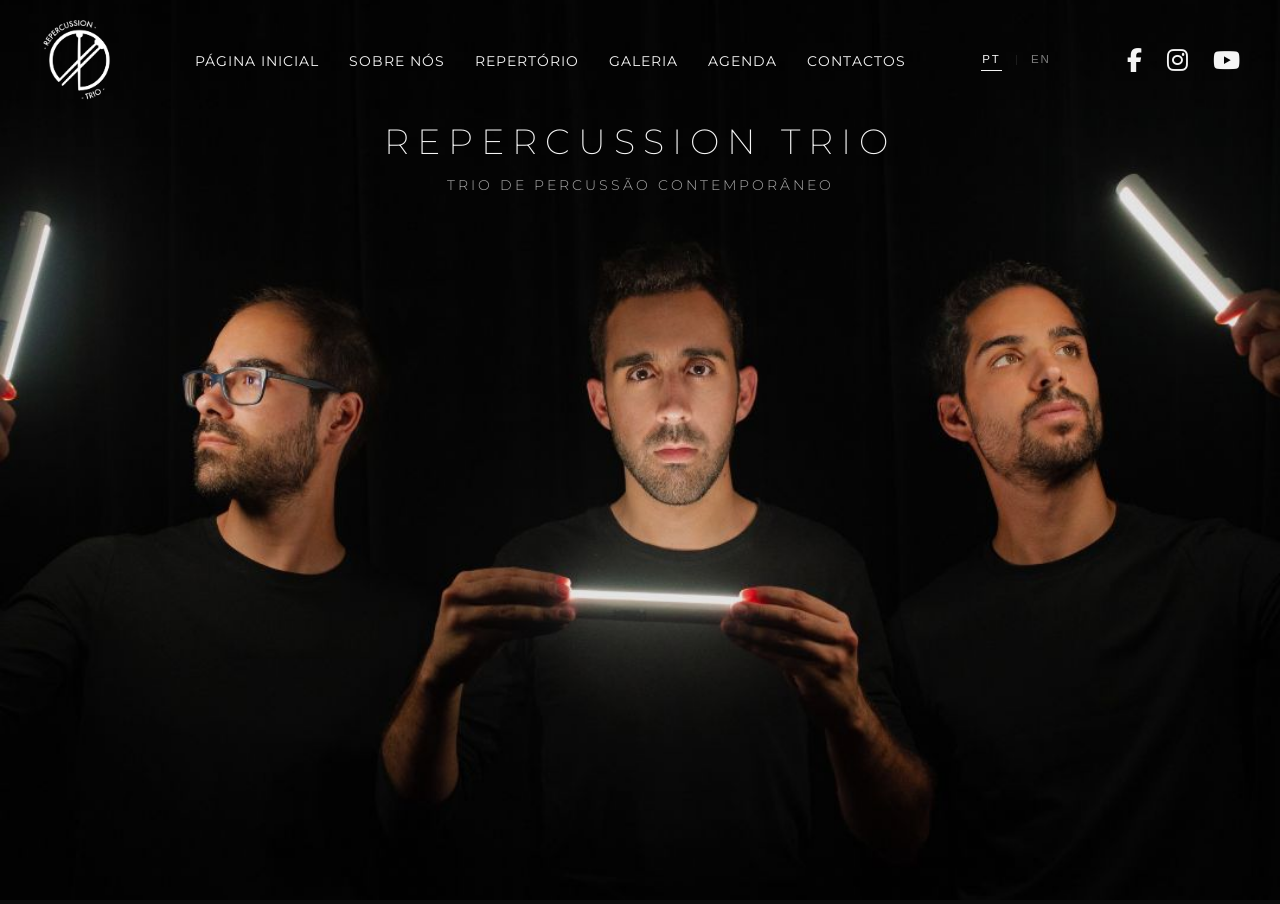
<file: index.html>
<!DOCTYPE html>
<html lang="pt">

<head>
  <meta charset="UTF-8">
  <meta name="viewport" content="width=device-width, initial-scale=1.0">
  <title>RePercussion Trio</title>

  <link rel="preconnect" href="https://fonts.googleapis.com">
  <link rel="preconnect" href="https://fonts.gstatic.com" crossorigin>
  <link href="https://fonts.googleapis.com/css2?family=Montserrat:wght@200;300;400&display=swap" rel="stylesheet">
  <link rel="stylesheet" href="https://cdnjs.cloudflare.com/ajax/libs/font-awesome/6.4.0/css/all.min.css">

  <link rel="stylesheet" href="css/estilo.css">
</head>
<body>

  <header>
    <nav class="navbar navbar-home">
      <a href="index.html" class="logo">
        <img src="imagens/logotipo.png" alt="RePercussion Trio">
      </a>

      <ul class="nav-links">
        <li><a href="index.html" data-translate="navbar.home">Página Inicial</a></li>
        <li><a href="sobre.html" data-translate="navbar.about">Sobre Nós</a></li>
        <li><a href="repertorio.html" data-translate="navbar.repertoire">Repertório</a></li>
        <li><a href="galeria.html" data-translate="navbar.gallery">Galeria</a></li>
        <li><a href="agenda.html" data-translate="navbar.agenda">Agenda</a></li>
        <li><a href="contactos.html" data-translate="navbar.contact">Contactos</a></li>
      </ul>

      <!-- Language Selector - Desktop -->
      <div class="language-selector">
        <button class="language-btn active" data-lang="pt" onclick="changeLanguage('pt')">PT</button>
        <button class="language-btn" data-lang="en" onclick="changeLanguage('en')">EN</button>
      </div>

      <button class="hamburger" id="hamburger">
        <span></span>
        <span></span>
        <span></span>
      </button>

      <div class="socials">
        <a href="https://facebook.com/repercussiontrio" target="_blank" aria-label="Facebook">
          <i class="fab fa-facebook-f"></i>
        </a>
        <a href="https://instagram.com/repercussiontrio" target="_blank" aria-label="Instagram">
          <i class="fab fa-instagram"></i>
        </a>
        <a href="https://youtube.com/@repercussiontrio" target="_blank" aria-label="YouTube">
          <i class="fab fa-youtube"></i>
        </a>
      </div>
    </nav>

    <!-- Menu Mobile Overlay -->
    <div class="mobile-menu" id="mobile-menu">
      <div class="mobile-menu-content">
        <!-- Language Selector - Mobile -->
        <div class="mobile-language-selector">
          <button class="language-btn active" data-lang="pt" onclick="changeLanguage('pt')">PT</button>
          <button class="language-btn" data-lang="en" onclick="changeLanguage('en')">EN</button>
        </div>

        <!-- Links de navegação -->
        <ul class="mobile-nav-links">
          <li><a href="index.html" data-translate="navbar.home">Página Inicial</a></li>
          <li><a href="sobre.html" data-translate="navbar.about">Sobre Nós</a></li>
          <li><a href="repertorio.html" data-translate="navbar.repertoire">Repertório</a></li>
          <li><a href="galeria.html" data-translate="navbar.gallery">Galeria</a></li>
          <li><a href="agenda.html" data-translate="navbar.agenda">Agenda</a></li>
          <li><a href="contactos.html" data-translate="navbar.contact">Contactos</a></li>
        </ul>

        <!-- Socials no rodapé -->
        <div class="mobile-socials">
          <a href="https://facebook.com/repercussiontrio" target="_blank" aria-label="Facebook">
            <i class="fab fa-facebook-f"></i>
          </a>
          <a href="https://instagram.com/repercussiontrio" target="_blank" aria-label="Instagram">
            <i class="fab fa-instagram"></i>
          </a>
          <a href="https://youtube.com/@repercussiontrio" target="_blank" aria-label="YouTube">
            <i class="fab fa-youtube"></i>
          </a>
        </div>
      </div>
    </div>
  </header>

  <main>
    <section class="hero">
<picture>
  <source media="(max-width: 768px)" srcset="imagens/foto-principal-mobile.jpg">
  <img
    src="imagens/foto-principal.jpg"
    alt="RePercussion Trio"
    class="hero-img"
    onload="this.classList.add('loaded')"
  >
</picture>
      <div class="hero-text">
        <h1 data-translate="home.title">RePercussion Trio</h1>
        <p data-translate="home.subtitle"> Trio de percussão contemporâneo</p>
      </div>
    </section>
  </main>

  <!-- Floating Concert Card -->
  <div class="floating-concert" id="floating-concert">
    <div class="floating-concert-label" data-translate="floatingConcert.label">Próximo Concerto</div>
    <div class="floating-concert-date" id="concert-day">--</div>
    <div class="floating-concert-month" id="concert-month">---</div>
    <div class="floating-concert-title" id="concert-title">--</div>
    <div class="floating-concert-time" id="concert-time">--:--</div>
    <div class="floating-concert-location" id="concert-location">--</div>
    <a href="agenda.html" class="floating-concert-link" data-translate="navbar.agenda">Agenda</a>
  </div>

  <script src="js/translations.js"></script>
  <script src="js/menu.js"></script>
  <script src="js/shared-events.js"></script>

</body>

</html>
</file>
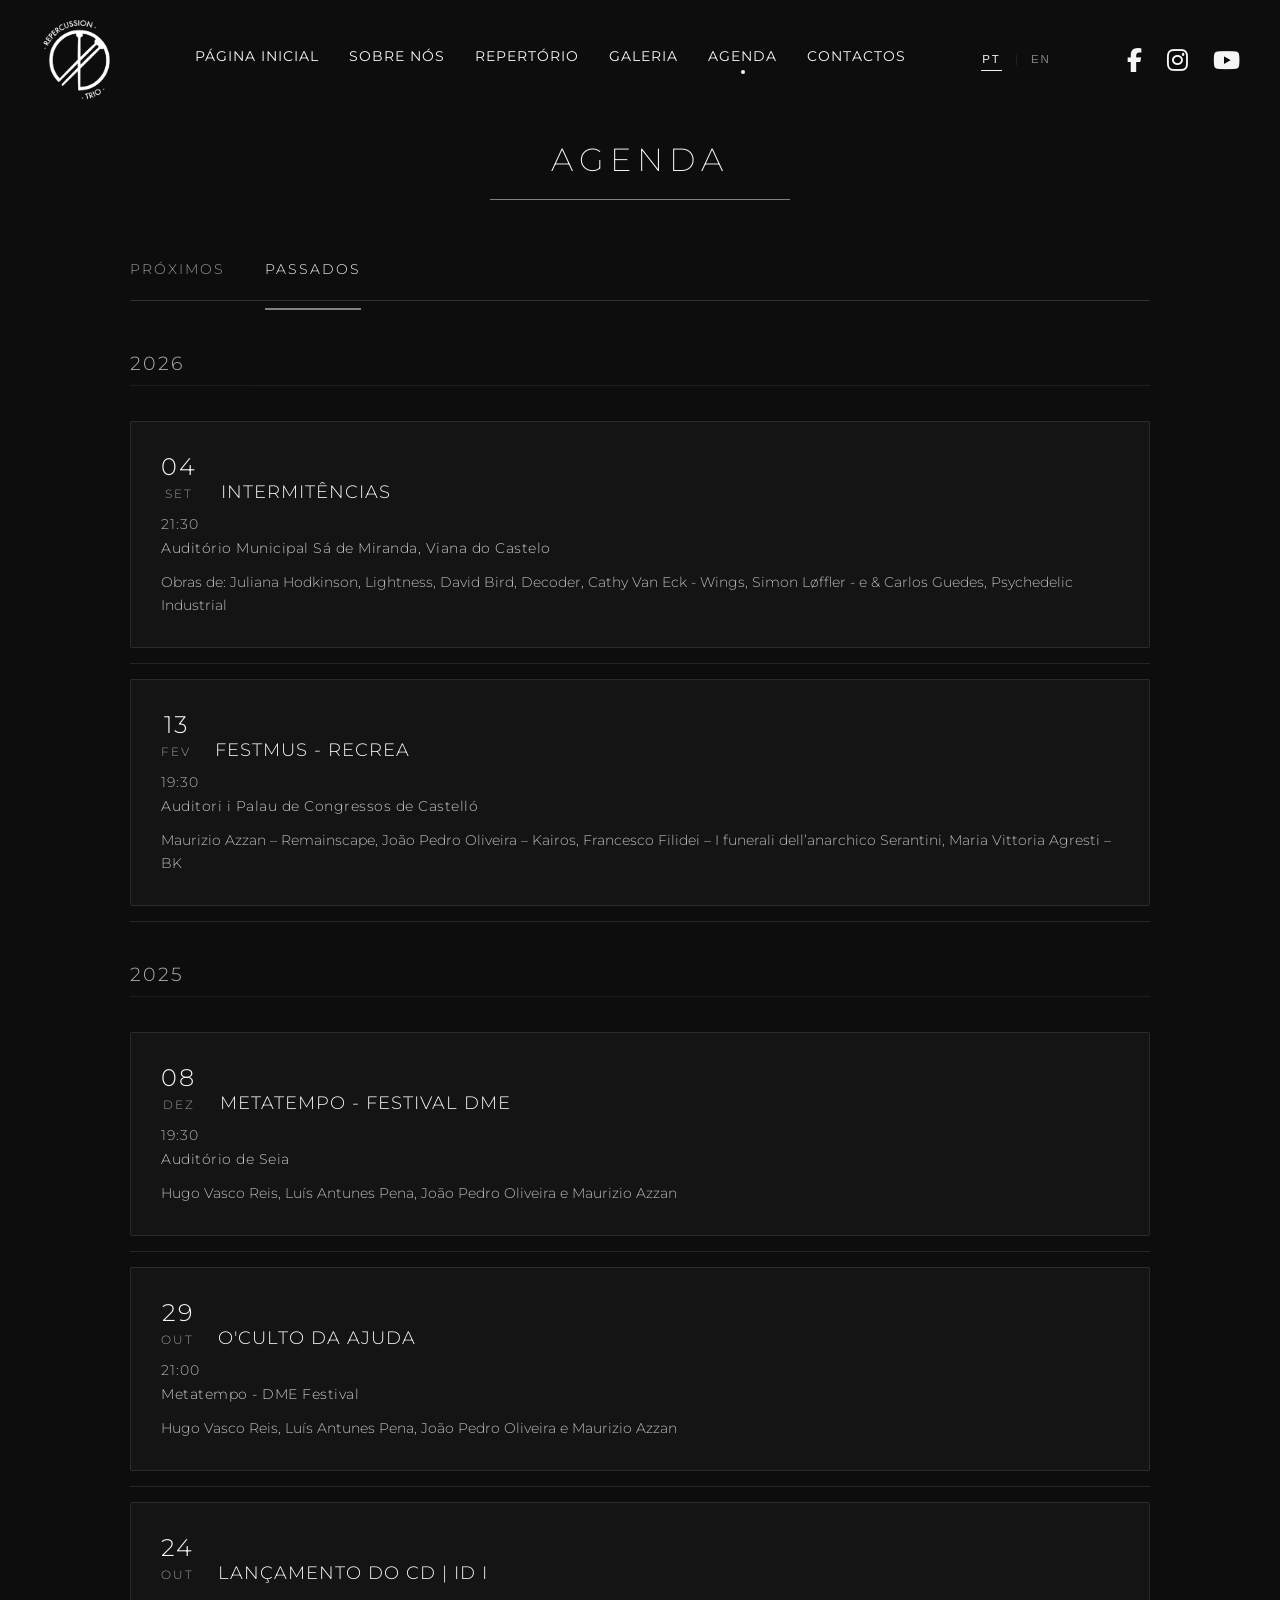
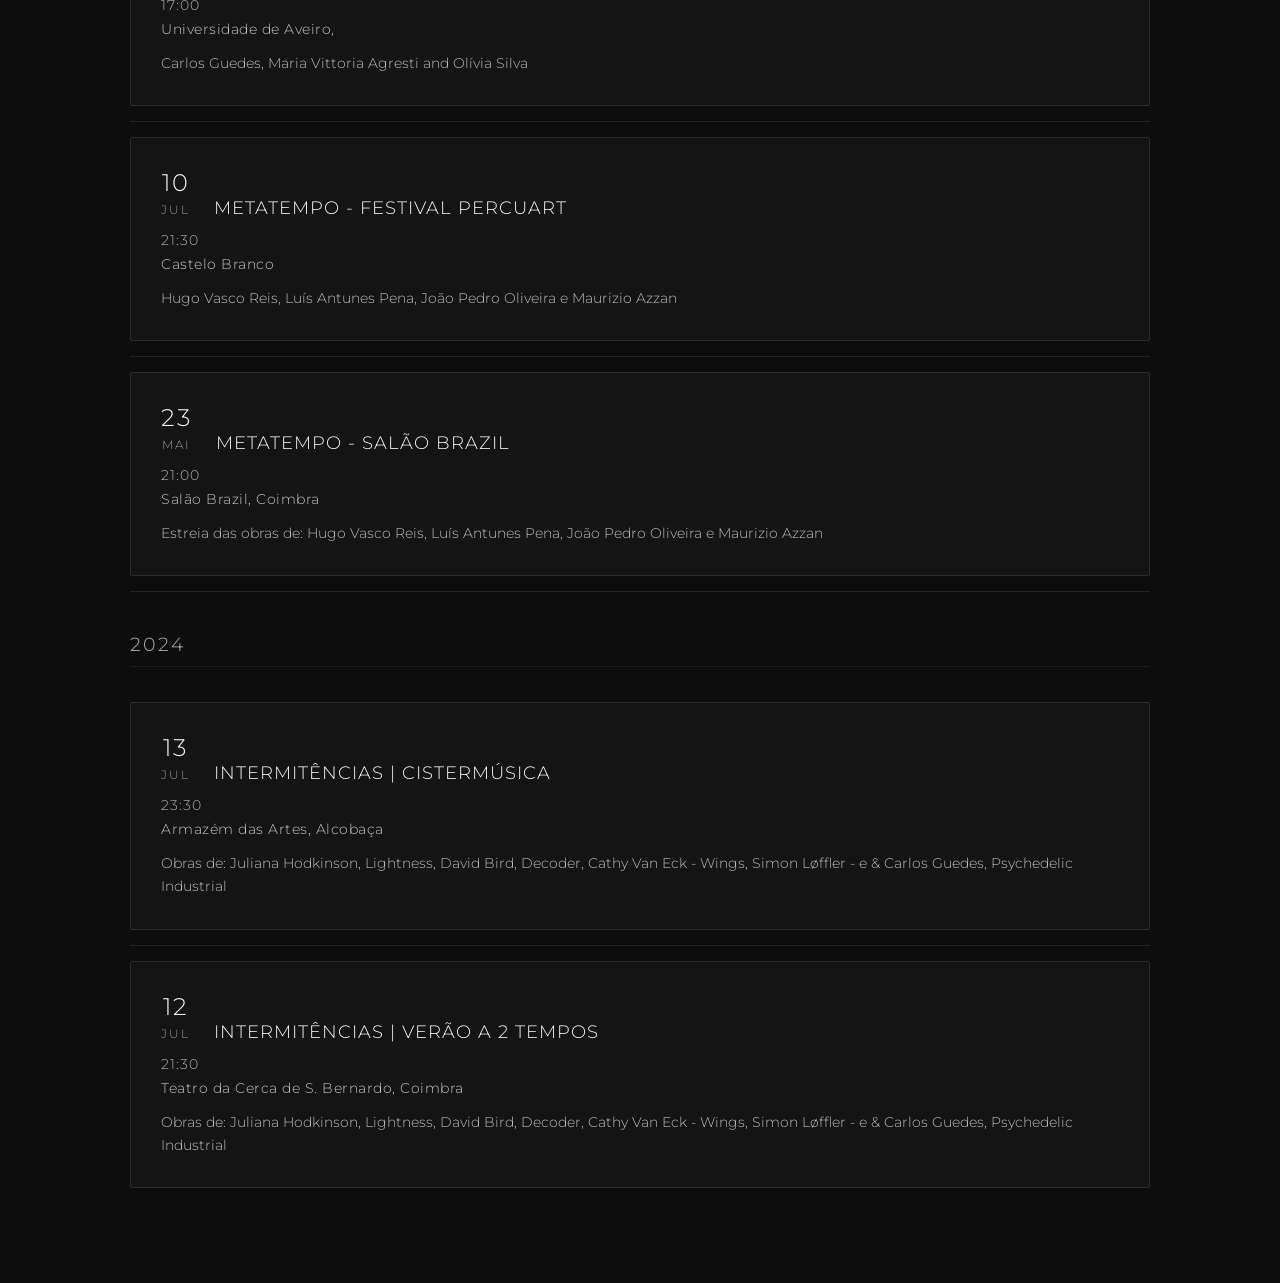
<file: agenda.html>
<!DOCTYPE html>
<html lang="pt">
<head>
<meta charset="UTF-8">
<meta name="viewport" content="width=device-width, initial-scale=1.0">
<title>Agenda | RePercussion Trio</title>
<link rel="preconnect" href="https://fonts.googleapis.com">
<link rel="preconnect" href="https://fonts.gstatic.com" crossorigin>
<link href="https://fonts.googleapis.com/css2?family=Montserrat:wght@200;300;400&display=swap" rel="stylesheet">
<link rel="stylesheet" href="https://cdnjs.cloudflare.com/ajax/libs/font-awesome/6.4.0/css/all.min.css">
<link rel="stylesheet" href="css/estilo.css">
</head>
<body>
<header>
<nav class="navbar">
<a href="index.html" class="logo">
<img src="imagens/logotipo.png" alt="RePercussion Trio">
</a>

<ul class="nav-links">
<li><a href="index.html" data-translate="navbar.home">Página Inicial</a></li>
<li><a href="sobre.html" data-translate="navbar.about">Sobre Nós</a></li>
<li><a href="repertorio.html" data-translate="navbar.repertoire">Repertório</a></li>
<li><a href="galeria.html" data-translate="navbar.gallery">Galeria</a></li>
<li><a href="agenda.html" class="active" data-translate="navbar.agenda">Agenda</a></li>
<li><a href="contactos.html" data-translate="navbar.contact">Contactos</a></li>
</ul>

<!-- Language Selector - Desktop -->
<div class="language-selector">
  <button class="language-btn active" data-lang="pt" onclick="changeLanguage('pt')">PT</button>
  <button class="language-btn" data-lang="en" onclick="changeLanguage('en')">EN</button>
</div>

<button class="hamburger" id="hamburger">
  <span></span>
  <span></span>
  <span></span>
</button>

<div class="socials">
<a href="https://facebook.com/repercussiontrio" target="_blank" aria-label="Facebook">
<i class="fab fa-facebook-f"></i>
</a>
<a href="https://instagram.com/repercussiontrio" target="_blank" aria-label="Instagram">
<i class="fab fa-instagram"></i>
</a>
<a href="https://youtube.com/@repercussiontrio" target="_blank" aria-label="YouTube">
<i class="fab fa-youtube"></i>
</a>
</div>
</nav>

<!-- Menu Mobile Overlay -->
<div class="mobile-menu" id="mobile-menu">
  <div class="mobile-menu-content">
    <!-- Language Selector - Mobile -->
    <div class="mobile-language-selector">
      <button class="language-btn active" data-lang="pt" onclick="changeLanguage('pt')">PT</button>
      <button class="language-btn" data-lang="en" onclick="changeLanguage('en')">EN</button>
    </div>

    <!-- Links de navegação -->
    <ul class="mobile-nav-links">
      <li><a href="index.html" data-translate="navbar.home">Página Inicial</a></li>
      <li><a href="sobre.html" data-translate="navbar.about">Sobre Nós</a></li>
      <li><a href="repertorio.html" data-translate="navbar.repertoire">Repertório</a></li>
      <li><a href="galeria.html" data-translate="navbar.gallery">Galeria</a></li>
      <li><a href="agenda.html" data-translate="navbar.agenda">Agenda</a></li>
      <li><a href="contactos.html" data-translate="navbar.contact">Contactos</a></li>
    </ul>

    <!-- Socials no rodapé -->
    <div class="mobile-socials">
      <a href="https://facebook.com/repercussiontrio" target="_blank" aria-label="Facebook">
        <i class="fab fa-facebook-f"></i>
      </a>
      <a href="https://instagram.com/repercussiontrio" target="_blank" aria-label="Instagram">
        <i class="fab fa-instagram"></i>
      </a>
      <a href="https://youtube.com/@repercussiontrio" target="_blank" aria-label="YouTube">
        <i class="fab fa-youtube"></i>
      </a>
    </div>
  </div>
</div>
</header>

<main>
<div class="page-content">
<h1 class="page-title" data-translate="agenda.pageTitle">Agenda</h1>

<div class="events-tabs">
<input type="radio" id="tab-proximos" name="event-tabs" checked>
<input type="radio" id="tab-passados" name="event-tabs">

<div class="tabs-header">
<label for="tab-proximos" class="tab-label" data-translate="agenda.upcomingTab">Próximos</label>
<label for="tab-passados" class="tab-label" data-translate="agenda.pastTab">Passados</label>
</div>

<div id="proximos" class="tab-content">
<div class="timeline">
<!-- Eventos carregados por agenda.js -->
</div>
</div>

<div id="passados" class="tab-content">
<div class="cards-grid">
<!-- Eventos passados carregados por agenda.js -->
</div>
</div>
</div>
</div>
</main>

<script src="js/translations.js"></script>
<script src="js/shared-events.js"></script>
<script src="js/agenda.js"></script>
<script src="js/menu.js"></script>
<script src="js/navbar-scroll.js"></script>

</body>
</html>
</file>
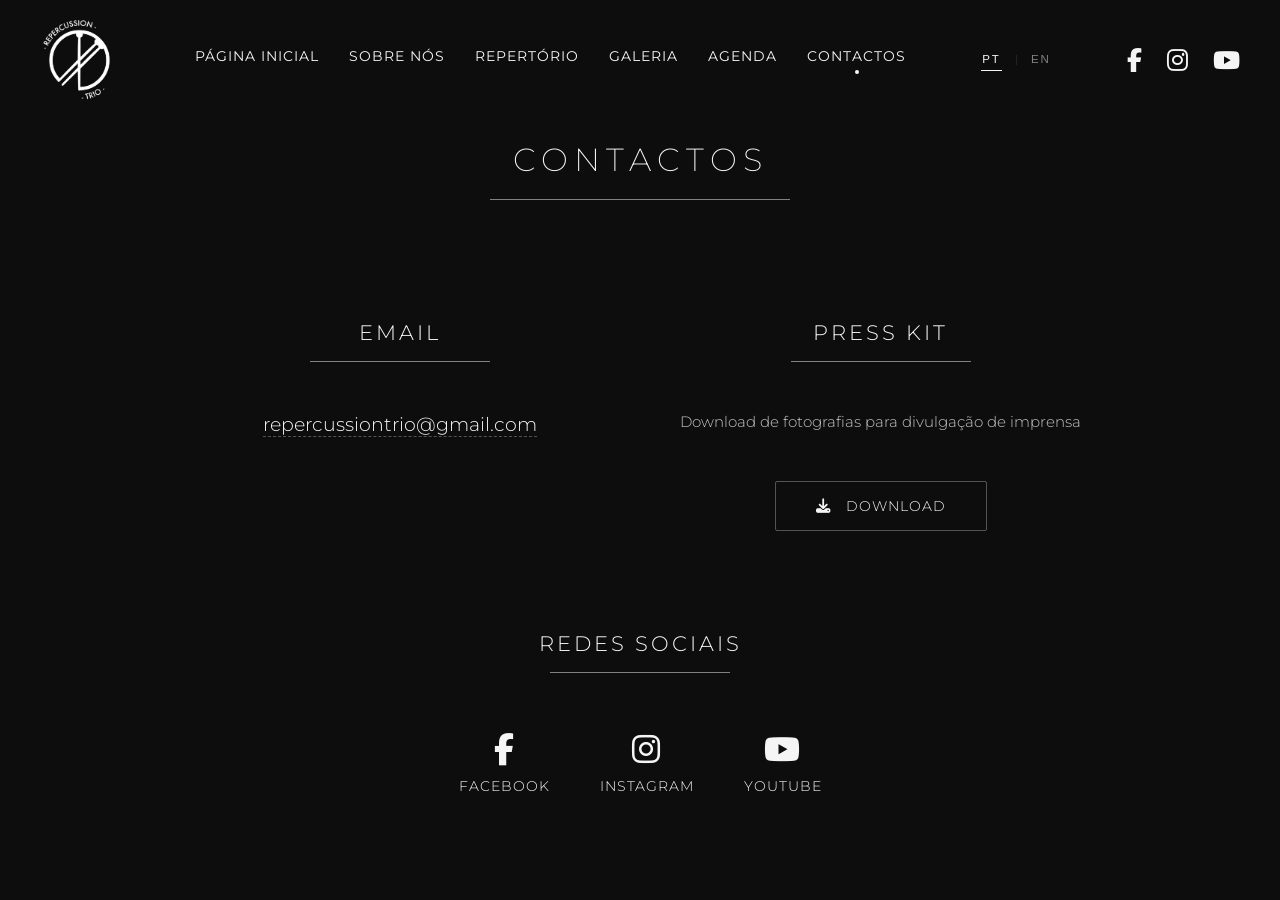
<file: contactos.html>
<!DOCTYPE html>
<html lang="pt">
<head>
<meta charset="UTF-8">
<meta name="viewport" content="width=device-width, initial-scale=1.0">
<title>Contactos | RePercussion Trio</title>
<link rel="preconnect" href="https://fonts.googleapis.com">
<link rel="preconnect" href="https://fonts.gstatic.com" crossorigin>
<link href="https://fonts.googleapis.com/css2?family=Montserrat:wght@200;300;400&display=swap" rel="stylesheet">
<link rel="stylesheet" href="https://cdnjs.cloudflare.com/ajax/libs/font-awesome/6.4.0/css/all.min.css">
<link rel="stylesheet" href="css/estilo.css">
</head>
<body>
<header>
<nav class="navbar">
<a href="index.html" class="logo">
<img src="imagens/logotipo.png" alt="RePercussion Trio">
</a>

<ul class="nav-links">
<li><a href="index.html" data-translate="navbar.home">Página Inicial</a></li>
<li><a href="sobre.html" data-translate="navbar.about">Sobre Nós</a></li>
<li><a href="repertorio.html" data-translate="navbar.repertoire">Repertório</a></li>
<li><a href="galeria.html" data-translate="navbar.gallery">Galeria</a></li>
<li><a href="agenda.html" data-translate="navbar.agenda">Agenda</a></li>
<li><a href="contactos.html" class="active" data-translate="navbar.contact">Contactos</a></li>
</ul>

<!-- Language Selector - Desktop -->
<div class="language-selector">
  <button class="language-btn active" data-lang="pt" onclick="changeLanguage('pt')">PT</button>
  <button class="language-btn" data-lang="en" onclick="changeLanguage('en')">EN</button>
</div>

<button class="hamburger" id="hamburger">
  <span></span>
  <span></span>
  <span></span>
</button>

<div class="socials">
<a href="https://facebook.com/repercussiontrio" target="_blank" aria-label="Facebook">
<i class="fab fa-facebook-f"></i>
</a>
<a href="https://instagram.com/repercussiontrio" target="_blank" aria-label="Instagram">
<i class="fab fa-instagram"></i>
</a>
<a href="https://youtube.com/@repercussiontrio" target="_blank" aria-label="YouTube">
<i class="fab fa-youtube"></i>
</a>
</div>
</nav>

<!-- Menu Mobile Overlay -->
<div class="mobile-menu" id="mobile-menu">
  <div class="mobile-menu-content">
    <!-- Language Selector - Mobile -->
    <div class="mobile-language-selector">
      <button class="language-btn active" data-lang="pt" onclick="changeLanguage('pt')">PT</button>
      <button class="language-btn" data-lang="en" onclick="changeLanguage('en')">EN</button>
    </div>

    <!-- Links de navegação -->
    <ul class="mobile-nav-links">
      <li><a href="index.html" data-translate="navbar.home">Página Inicial</a></li>
      <li><a href="sobre.html" data-translate="navbar.about">Sobre Nós</a></li>
      <li><a href="repertorio.html" data-translate="navbar.repertoire">Repertório</a></li>
      <li><a href="galeria.html" data-translate="navbar.gallery">Galeria</a></li>
      <li><a href="agenda.html" data-translate="navbar.agenda">Agenda</a></li>
      <li><a href="contactos.html" data-translate="navbar.contact">Contactos</a></li>
    </ul>

    <!-- Socials no rodapé -->
    <div class="mobile-socials">
      <a href="https://facebook.com/repercussiontrio" target="_blank" aria-label="Facebook">
        <i class="fab fa-facebook-f"></i>
      </a>
      <a href="https://instagram.com/repercussiontrio" target="_blank" aria-label="Instagram">
        <i class="fab fa-instagram"></i>
      </a>
      <a href="https://youtube.com/@repercussiontrio" target="_blank" aria-label="YouTube">
        <i class="fab fa-youtube"></i>
      </a>
    </div>
  </div>
</div>
</header>

<main>
<div class="page-content">
<h1 class="page-title" data-translate="contact.pageTitle">Contactos</h1>

<div class="contact-section">
<div class="contact-top">
<div class="contact-email">
<h2 class="section-title" data-translate="contact.emailTitle">Email</h2>
<p><a href="mailto:repercussiontrio@gmail.com">repercussiontrio@gmail.com</a></p>
</div>

<div class="press-photos-section">
<h2 class="section-title" data-translate="contact.pressKitTitle">Press Kit</h2>
<p class="press-description" data-translate="contact.pressDescription">Download de fotografias para divulgação de imprensa</p>
<a href="presskit/press-kit.zip" class="download-button" download>
<i class="fas fa-download"></i>
<span data-translate="contact.downloadButton">Download</span>
</a>
</div>
</div>

<div class="socials-section">
<h2 class="section-title" data-translate="contact.socialsTitle">Redes Sociais</h2>
<div class="socials-links">
<a href="https://facebook.com/repercussiontrio" target="_blank" aria-label="Facebook">
<i class="fab fa-facebook-f"></i>
<span>Facebook</span>
</a>
<a href="https://instagram.com/repercussiontrio" target="_blank" aria-label="Instagram">
<i class="fab fa-instagram"></i>
<span>Instagram</span>
</a>
<a href="https://youtube.com/@repercussiontrio" target="_blank" aria-label="YouTube">
<i class="fab fa-youtube"></i>
<span>YouTube</span>
</a>
</div>
</div>
</div>
</div>
</main>

<script src="js/translations.js"></script>
<script src="js/menu.js"></script>
<script src="js/navbar-scroll.js"></script>
</body>
</html>
</file>
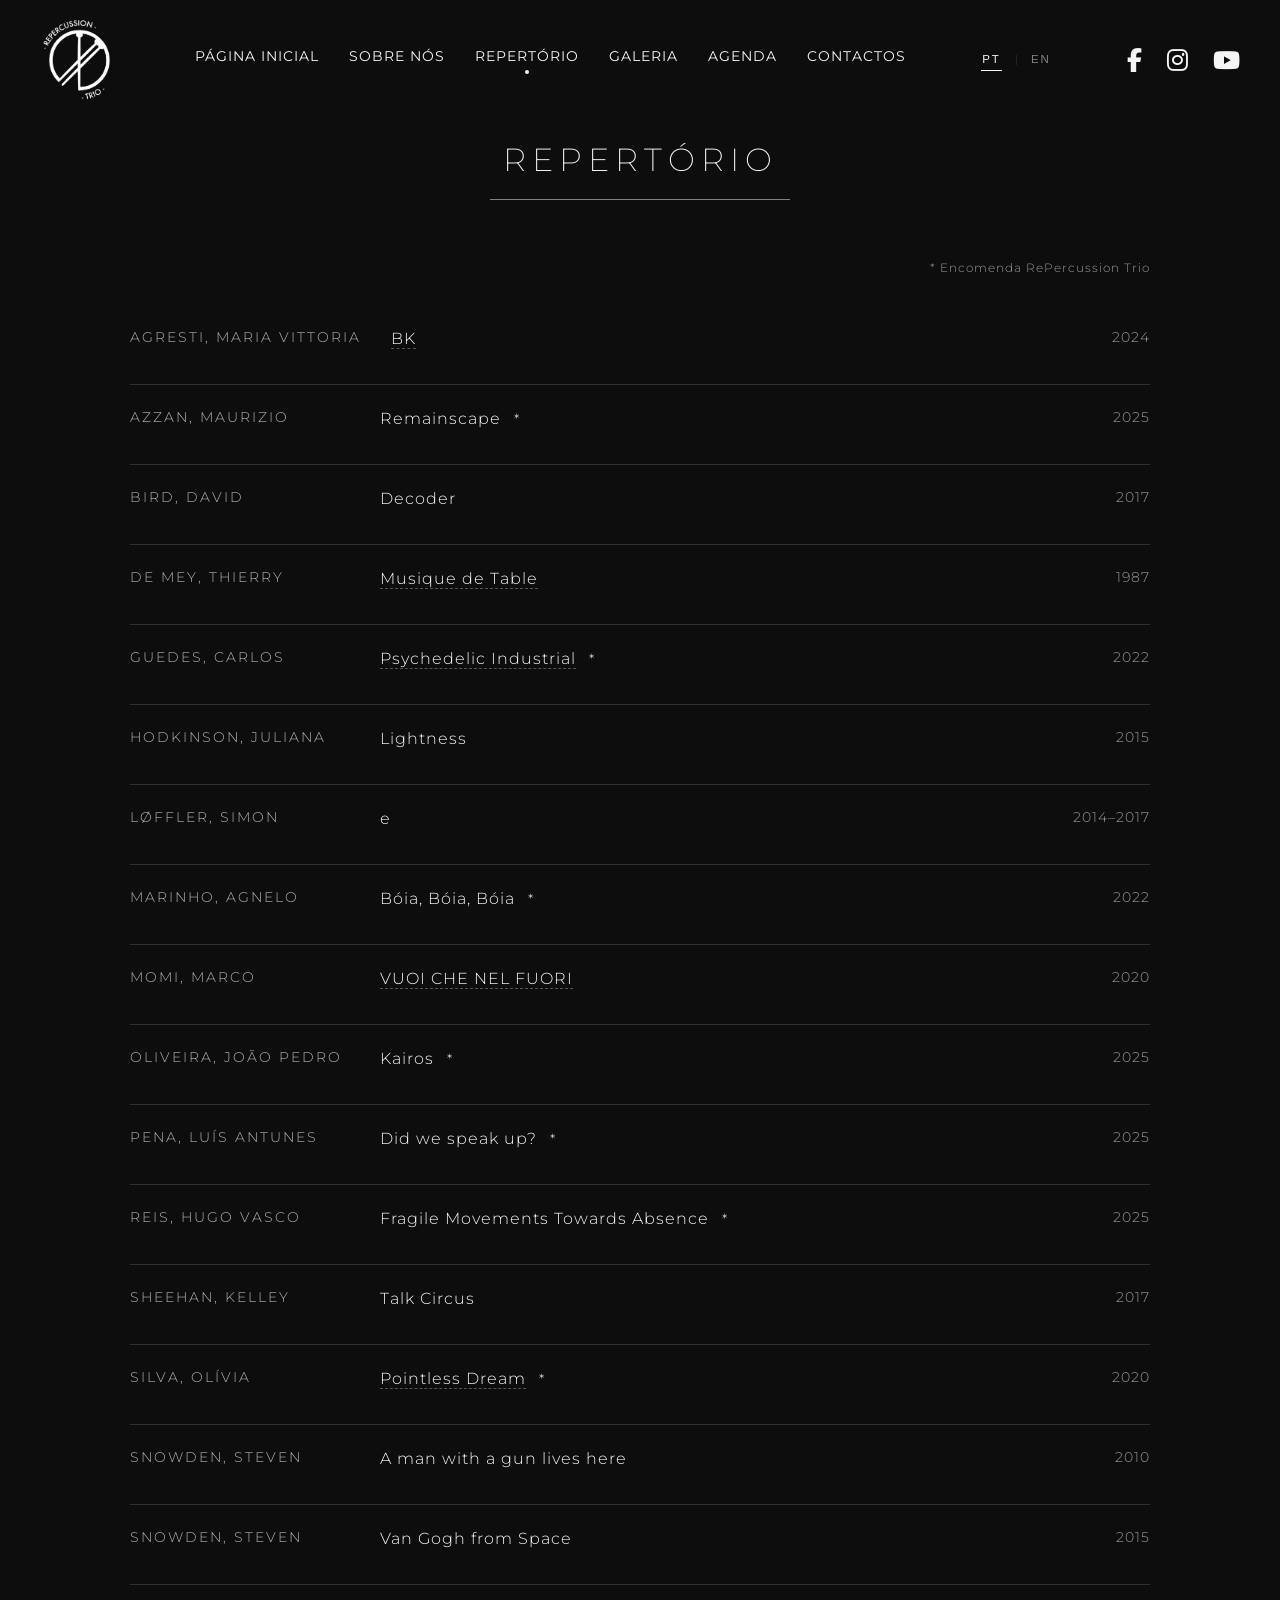
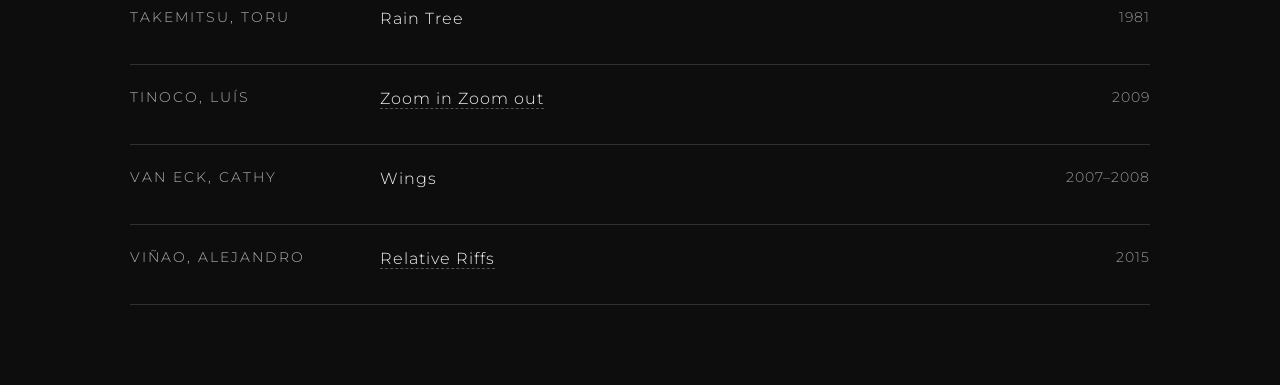
<file: repertorio.html>
<!DOCTYPE html>
<html lang="pt">

<head>
<meta charset="UTF-8">
<meta name="viewport" content="width=device-width, initial-scale=1.0">
<title>Repertório | RePercussion Trio</title>
<link rel="preconnect" href="https://fonts.googleapis.com">
<link rel="preconnect" href="https://fonts.gstatic.com" crossorigin>
<link href="https://fonts.googleapis.com/css2?family=Montserrat:wght@200;300;400&display=swap" rel="stylesheet">
<link rel="stylesheet" href="https://cdnjs.cloudflare.com/ajax/libs/font-awesome/6.4.0/css/all.min.css">
<link rel="stylesheet" href="css/estilo.css">
</head>

<body>

<header>
<nav class="navbar">
<a href="index.html" class="logo">
<img src="imagens/logotipo.png" alt="RePercussion Trio">
</a>

<ul class="nav-links">
<li><a href="index.html" data-translate="navbar.home">Página Inicial</a></li>
<li><a href="sobre.html" data-translate="navbar.about">Sobre Nós</a></li>
<li><a href="repertorio.html" class="active" data-translate="navbar.repertoire">Repertório</a></li>
<li><a href="galeria.html" data-translate="navbar.gallery">Galeria</a></li>
<li><a href="agenda.html" data-translate="navbar.agenda">Agenda</a></li>
<li><a href="contactos.html" data-translate="navbar.contact">Contactos</a></li>
</ul>

<!-- Language Selector - Desktop -->
<div class="language-selector">
  <button class="language-btn active" data-lang="pt" onclick="changeLanguage('pt')">PT</button>
  <button class="language-btn" data-lang="en" onclick="changeLanguage('en')">EN</button>
</div>

<button class="hamburger" id="hamburger">
  <span></span>
  <span></span>
  <span></span>
</button>

<div class="socials">
<a href="https://facebook.com/repercussiontrio" target="_blank" aria-label="Facebook">
<i class="fab fa-facebook-f"></i>
</a>
<a href="https://instagram.com/repercussiontrio" target="_blank" aria-label="Instagram">
<i class="fab fa-instagram"></i>
</a>
<a href="https://youtube.com/@repercussiontrio" target="_blank" aria-label="YouTube">
<i class="fab fa-youtube"></i>
</a>
</div>
</nav>

<!-- Menu Mobile Overlay -->
<div class="mobile-menu" id="mobile-menu">
  <div class="mobile-menu-content">
    <!-- Language Selector - Mobile -->
    <div class="mobile-language-selector">
      <button class="language-btn active" data-lang="pt" onclick="changeLanguage('pt')">PT</button>
      <button class="language-btn" data-lang="en" onclick="changeLanguage('en')">EN</button>
    </div>

    <!-- Links de navegação -->
    <ul class="mobile-nav-links">
      <li><a href="index.html" data-translate="navbar.home">Página Inicial</a></li>
      <li><a href="sobre.html" data-translate="navbar.about">Sobre Nós</a></li>
      <li><a href="repertorio.html" data-translate="navbar.repertoire">Repertório</a></li>
      <li><a href="galeria.html" data-translate="navbar.gallery">Galeria</a></li>
      <li><a href="agenda.html" data-translate="navbar.agenda">Agenda</a></li>
      <li><a href="contactos.html" data-translate="navbar.contact">Contactos</a></li>
    </ul>

    <!-- Socials no rodapé -->
    <div class="mobile-socials">
      <a href="https://facebook.com/repercussiontrio" target="_blank" aria-label="Facebook">
        <i class="fab fa-facebook-f"></i>
      </a>
      <a href="https://instagram.com/repercussiontrio" target="_blank" aria-label="Instagram">
        <i class="fab fa-instagram"></i>
      </a>
      <a href="https://youtube.com/@repercussiontrio" target="_blank" aria-label="YouTube">
        <i class="fab fa-youtube"></i>
      </a>
    </div>
  </div>
</div>
</header>

<main>

<div class="page-content">
<h1 class="page-title" data-translate="repertoire.pageTitle">Repertório</h1>

<p class="commision-note" data-translate="repertoire.commissionNote">* Encomenda RePercussion Trio</p>

<div class="repertoire-grid">

<div class="work">
<div class="work-info">
<div class="work-meta">
<div class="composer">Agresti, Maria Vittoria</div>
<div class="work-title"><a href="https://youtu.be/EwRCXJEFdnM?si=dtUI0WmrJj2FOgrR" target="_blank">BK</a></div>
</div>
</div>
<div class="year">2024</div>
</div>

<div class="work">
<div class="work-info">
<div class="work-meta">
<div class="composer">Azzan, Maurizio</div>
<div class="work-title">Remainscape <span class="commision">*</span></div>
</div>
</div>
<div class="year">2025</div>
</div>

<div class="work">
<div class="work-info">
<div class="work-meta">
<div class="composer">Bird, David</div>
<div class="work-title">Decoder</div>
</div>
</div>
<div class="year">2017</div>
</div>

<div class="work">
<div class="work-info">
<div class="work-meta">
<div class="composer">de Mey, Thierry</div>
<div class="work-title"><a href="https://youtu.be/NGF_QhZKx_s" target="_blank">Musique de Table</a></div>
</div>
</div>
<div class="year">1987</div>
</div>

<div class="work">
<div class="work-info">
<div class="work-meta">
<div class="composer">Guedes, Carlos</div>
<div class="work-title"><a href="https://youtu.be/Ixwtmh-hVBk" target="_blank">Psychedelic Industrial</a> <span class="commision">*</span></div>
</div>
</div>
<div class="year">2022</div>
</div>

<div class="work">
<div class="work-info">
<div class="work-meta">
<div class="composer">Hodkinson, Juliana</div>
<div class="work-title">Lightness</div>
</div>
</div>
<div class="year">2015</div>
</div>

<div class="work">
<div class="work-info">
<div class="work-meta">
<div class="composer">Løffler, Simon</div>
<div class="work-title">e</div>
</div>
</div>
<div class="year">2014–2017</div>
</div>

<div class="work">
<div class="work-info">
<div class="work-meta">
<div class="composer">Marinho, Agnelo</div>
<div class="work-title">Bóia, Bóia, Bóia <span class="commision">*</span></div>
</div>
</div>
<div class="year">2022</div>
</div>

<div class="work">
<div class="work-info">
<div class="work-meta">
<div class="composer">Momi, Marco</div>
<div class="work-title"><a href="https://youtu.be/-1yYJOTor2Y" target="_blank">VUOI CHE NEL FUORI</a></div>
</div>
</div>
<div class="year">2020</div>
</div>

<div class="work">
<div class="work-info">
<div class="work-meta">
<div class="composer">Oliveira, João Pedro</div>
<div class="work-title">Kairos <span class="commision">*</span></div>
</div>
</div>
<div class="year">2025</div>
</div>

<div class="work">
<div class="work-info">
<div class="work-meta">
<div class="composer">Pena, Luís Antunes</div>
<div class="work-title">Did we speak up? <span class="commision">*</span></div>
</div>
</div>
<div class="year">2025</div>
</div>

<div class="work">
<div class="work-info">
<div class="work-meta">
<div class="composer">Reis, Hugo Vasco</div>
<div class="work-title">Fragile Movements Towards Absence <span class="commision">*</span></div>
</div>
</div>
<div class="year">2025</div>
</div>

<div class="work">
<div class="work-info">
<div class="work-meta">
<div class="composer">Sheehan, Kelley</div>
<div class="work-title">Talk Circus</div>
</div>
</div>
<div class="year">2017</div>
</div>

<div class="work">
<div class="work-info">
<div class="work-meta">
<div class="composer">Silva, Olívia</div>
<div class="work-title"><a href="https://youtu.be/pVqMi05E52M" target="_blank">Pointless Dream</a> <span class="commision">*</span></div>
</div>
</div>
<div class="year">2020</div>
</div>

<div class="work">
<div class="work-info">
<div class="work-meta">
<div class="composer">Snowden, Steven</div>
<div class="work-title">A man with a gun lives here</div>
</div>
</div>
<div class="year">2010</div>
</div>

<div class="work">
<div class="work-info">
<div class="work-meta">
<div class="composer">Snowden, Steven</div>
<div class="work-title">Van Gogh from Space</div>
</div>
</div>
<div class="year">2015</div>
</div>

<div class="work">
<div class="work-info">
<div class="work-meta">
<div class="composer">Takemitsu, Toru</div>
<div class="work-title">Rain Tree</div>
</div>
</div>
<div class="year">1981</div>
</div>

<div class="work">
<div class="work-info">
<div class="work-meta">
<div class="composer">Tinoco, Luís</div>
<div class="work-title"><a href="https://youtu.be/gR9JXiznWq0" target="_blank">Zoom in Zoom out</a></div>
</div>
</div>
<div class="year">2009</div>
</div>

<div class="work">
<div class="work-info">
<div class="work-meta">
<div class="composer">van Eck, Cathy</div>
<div class="work-title">Wings</div>
</div>
</div>
<div class="year">2007–2008</div>
</div>

<div class="work">
<div class="work-info">
<div class="work-meta">
<div class="composer">Viñao, Alejandro</div>
<div class="work-title"><a href="https://youtu.be/5RegmAxasGg" target="_blank">Relative Riffs</a></div>
</div>
</div>
<div class="year">2015</div>
</div>

</div>
</div>

</main>

<script src="js/translations.js"></script>
<script src="js/menu.js"></script>
<script src="js/navbar-scroll.js"></script>

</body>
</html>
</file>
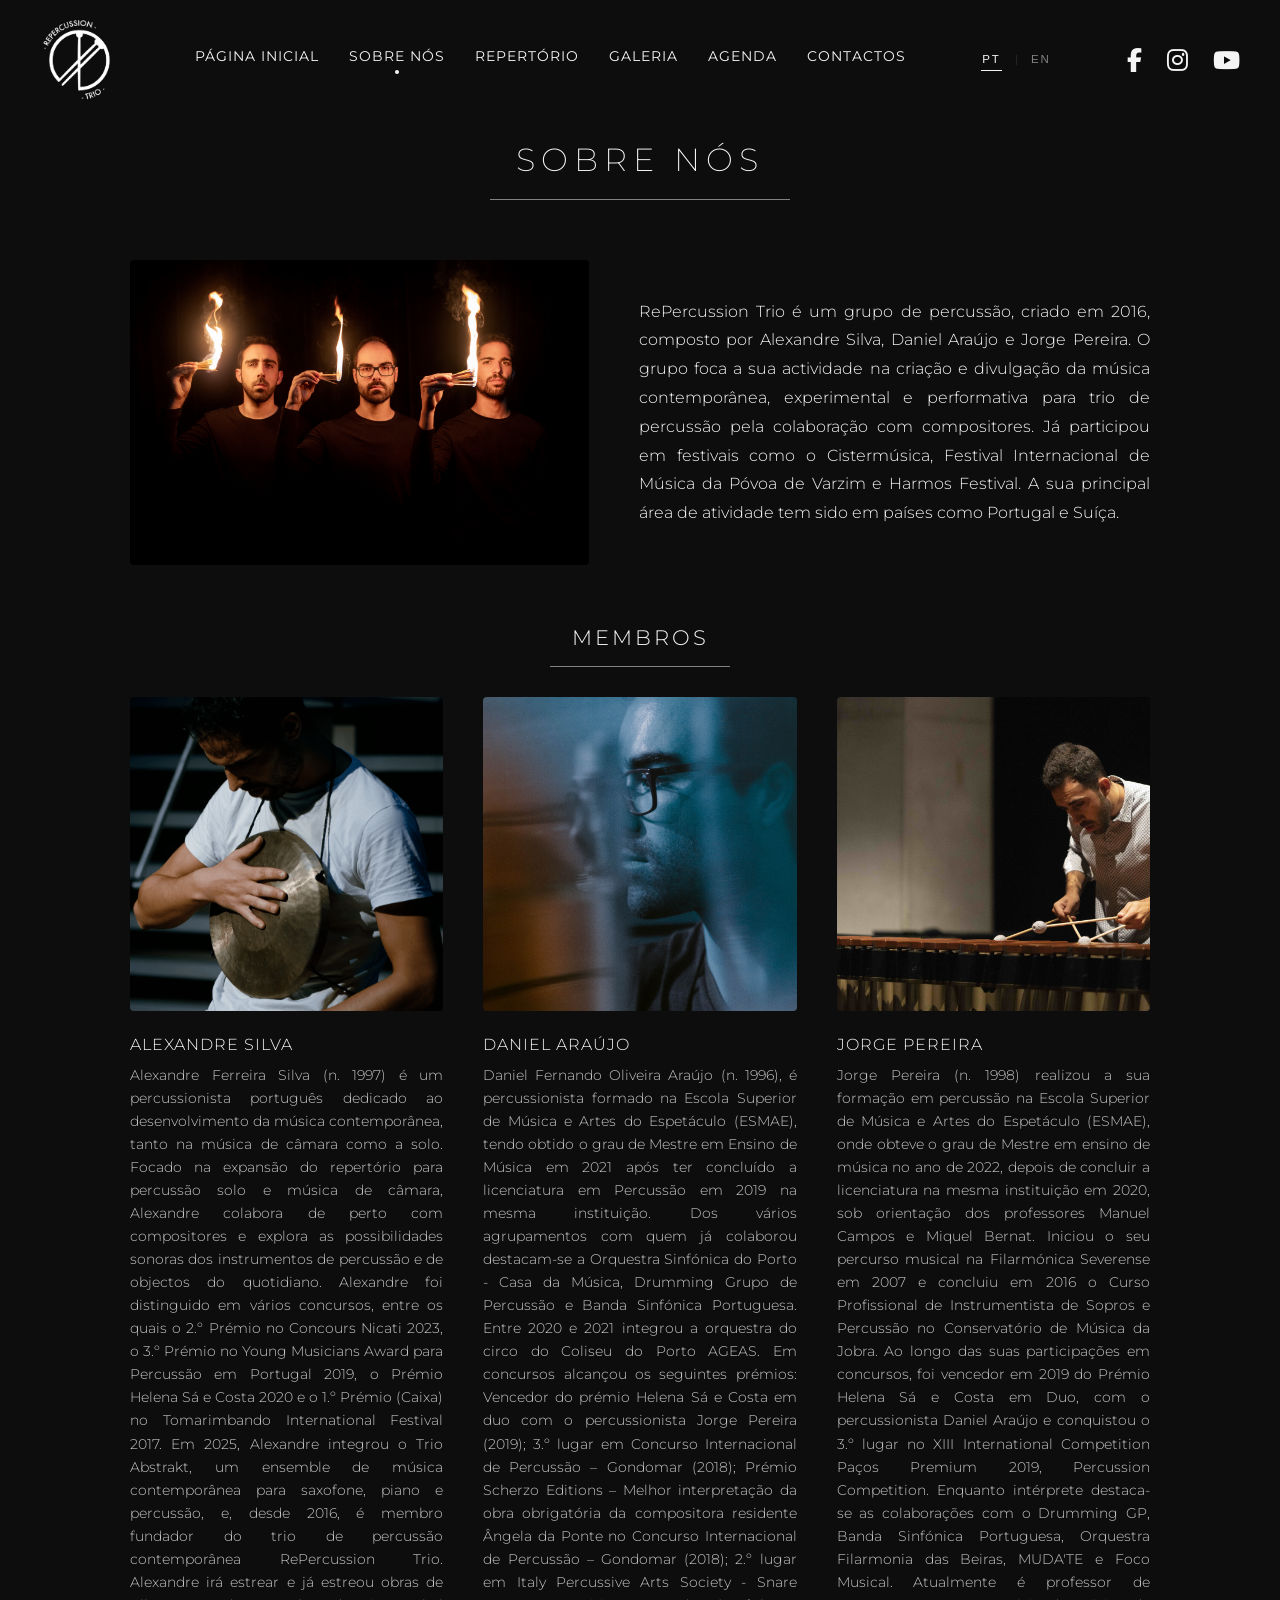
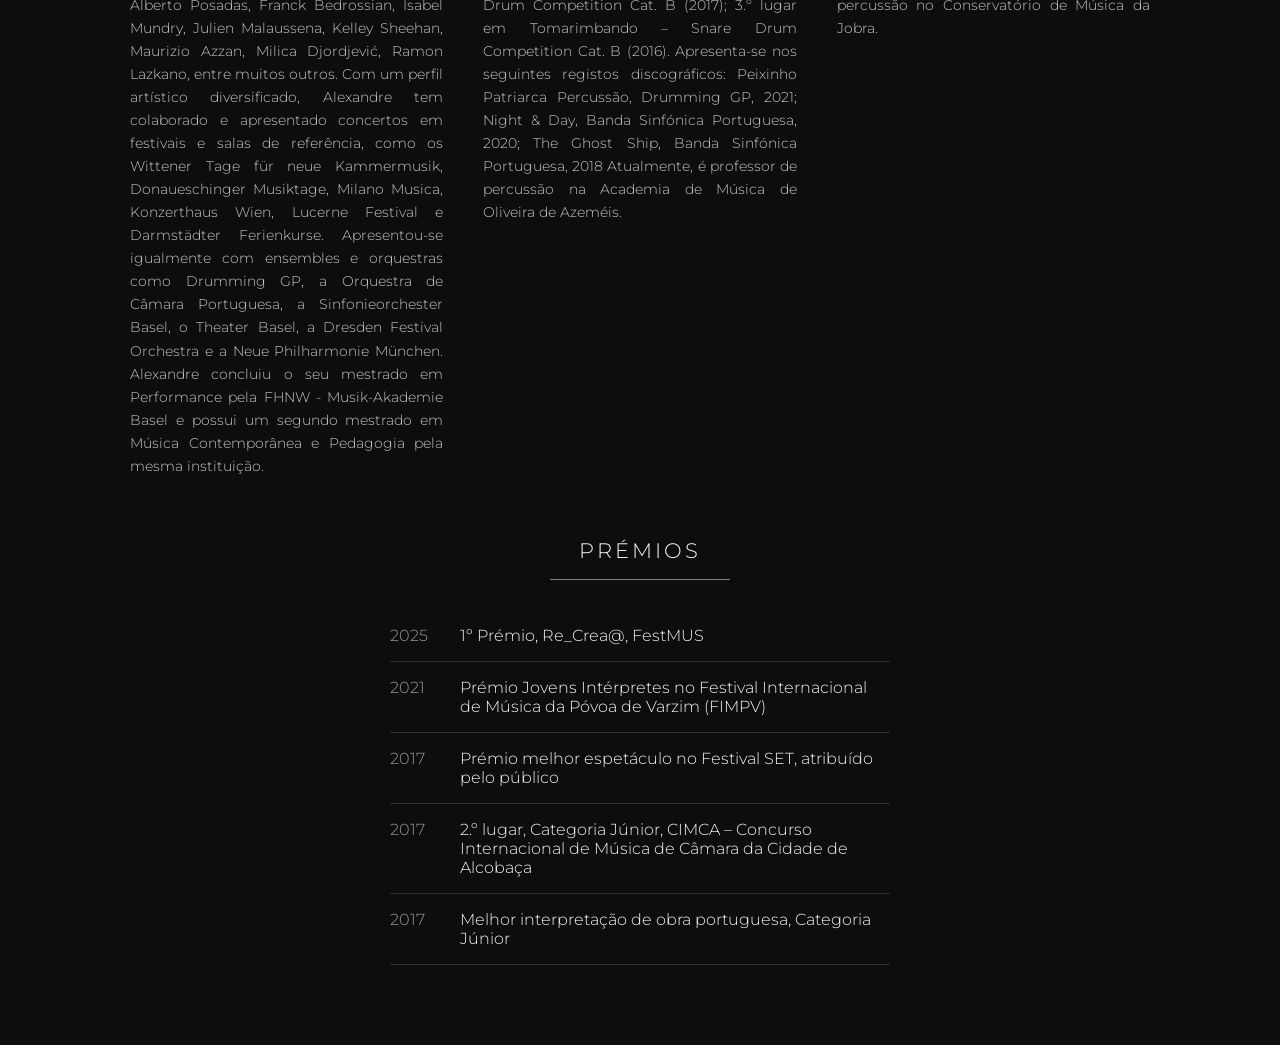
<file: sobre.html>
<!DOCTYPE html>
<html lang="pt">
<head>
  <meta charset="UTF-8">
  <meta name="viewport" content="width=device-width, initial-scale=1.0">
  <title>Sobre Nós | RePercussion Trio</title>

  <link rel="preconnect" href="https://fonts.googleapis.com">
  <link rel="preconnect" href="https://fonts.gstatic.com" crossorigin>

  <link
    href="https://fonts.googleapis.com/css2?family=Montserrat:wght@200;300;400&display=swap"
    rel="stylesheet"
  >

  <link
    rel="stylesheet"
    href="https://cdnjs.cloudflare.com/ajax/libs/font-awesome/6.4.0/css/all.min.css"
  >

  <link rel="stylesheet" href="css/estilo.css">
</head>

<body>

<header>
  <nav class="navbar">

    <!-- LOGO -->
    <a href="index.html" class="logo">
      <img src="imagens/logotipo.png" alt="RePercussion Trio">
    </a>

    <!-- NAVEGAÇÃO DESKTOP -->
    <ul class="nav-links">
      <li>
        <a href="index.html" data-translate="navbar.home">
          Página Inicial
        </a>
      </li>

      <li>
        <a href="sobre.html" class="active" data-translate="navbar.about">
          Sobre Nós
        </a>
      </li>

      <li>
        <a href="repertorio.html" data-translate="navbar.repertoire">
          Repertório
        </a>
      </li>

      <li>
        <a href="galeria.html" data-translate="navbar.gallery">
          Galeria
        </a>
      </li>

      <li>
        <a href="agenda.html" data-translate="navbar.agenda">
          Agenda
        </a>
      </li>

      <li>
        <a href="contactos.html" data-translate="navbar.contact">
          Contactos
        </a>
      </li>
    </ul>

    <!-- SELETOR DE IDIOMA DESKTOP -->
    <div class="language-selector">
      <button
        class="language-btn active"
        data-lang="pt"
        onclick="changeLanguage('pt')"
      >
        PT
      </button>

      <button
        class="language-btn"
        data-lang="en"
        onclick="changeLanguage('en')"
      >
        EN
      </button>
    </div>

    <!-- HAMBURGER -->
    <button
      class="hamburger"
      id="hamburger"
      aria-label="Abrir menu"
      aria-controls="mobile-menu"
      aria-expanded="false"
    >
      <span></span>
      <span></span>
      <span></span>
    </button>

    <!-- REDES SOCIAIS DESKTOP -->
    <div class="socials">

      <a
        href="https://facebook.com/repercussiontrio"
        target="_blank"
        rel="noopener noreferrer"
        aria-label="Facebook"
      >
        <i class="fab fa-facebook-f"></i>
      </a>

      <a
        href="https://instagram.com/repercussiontrio"
        target="_blank"
        rel="noopener noreferrer"
        aria-label="Instagram"
      >
        <i class="fab fa-instagram"></i>
      </a>

      <a
        href="https://youtube.com/@repercussiontrio"
        target="_blank"
        rel="noopener noreferrer"
        aria-label="YouTube"
      >
        <i class="fab fa-youtube"></i>
      </a>

    </div>

  </nav>

  <!-- MENU MOBILE -->
  <div class="mobile-menu" id="mobile-menu">

    <div class="mobile-menu-content">

      <!-- IDIOMA MOBILE -->
      <div class="mobile-language-selector">

        <button
          class="language-btn active"
          data-lang="pt"
          onclick="changeLanguage('pt')"
        >
          PT
        </button>

        <button
          class="language-btn"
          data-lang="en"
          onclick="changeLanguage('en')"
        >
          EN
        </button>

      </div>

      <!-- LINKS MOBILE -->
      <ul class="mobile-nav-links">

        <li>
          <a href="index.html" data-translate="navbar.home">
            Página Inicial
          </a>
        </li>

        <li>
          <a href="sobre.html" data-translate="navbar.about">
            Sobre Nós
          </a>
        </li>

        <li>
          <a href="repertorio.html" data-translate="navbar.repertoire">
            Repertório
          </a>
        </li>

        <li>
          <a href="galeria.html" data-translate="navbar.gallery">
            Galeria
          </a>
        </li>

        <li>
          <a href="agenda.html" data-translate="navbar.agenda">
            Agenda
          </a>
        </li>

        <li>
          <a href="contactos.html" data-translate="navbar.contact">
            Contactos
          </a>
        </li>

      </ul>

      <!-- REDES SOCIAIS MOBILE -->
      <div class="mobile-socials">

        <a
          href="https://facebook.com/repercussiontrio"
          target="_blank"
          rel="noopener noreferrer"
          aria-label="Facebook"
        >
          <i class="fab fa-facebook-f"></i>
        </a>

        <a
          href="https://instagram.com/repercussiontrio"
          target="_blank"
          rel="noopener noreferrer"
          aria-label="Instagram"
        >
          <i class="fab fa-instagram"></i>
        </a>

        <a
          href="https://youtube.com/@repercussiontrio"
          target="_blank"
          rel="noopener noreferrer"
          aria-label="YouTube"
        >
          <i class="fab fa-youtube"></i>
        </a>

      </div>

    </div>
  </div>

</header>


<!-- CONTEÚDO PRINCIPAL -->
<main class="page-content">

  <!-- TÍTULO -->
  <h1
    class="page-title"
    data-translate="about.pageTitle"
  >
    Sobre Nós
  </h1>


  <!-- SOBRE O GRUPO -->
  <section class="about-container">

    <img
      src="imagens/foto-trio.jpg"
      alt="RePercussion Trio"
      class="about-img"
    >

    <div class="about-text">

      <p data-translate="about.groupDescription">
        RePercussion Trio é um grupo de percussão, criado em 2016,
        composto por Alexandre Silva, Daniel Araújo e Jorge Pereira.
        O grupo foca a sua actividade na criação e divulgação da música
        contemporânea, experimental e performativa para trio de percussão
        pela colaboração com compositores. Já participou em festivais como
        o Cistermúsica, Festival Internacional de Música da Póvoa de Varzim
        e Harmos Festival. A sua principal área de atividade tem sido em
        países como Portugal e Suíça.
      </p>

    </div>

  </section>


  <!-- MEMBROS -->
  <section class="members-section">

    <h2
      class="section-title"
      data-translate="about.membersTitle"
    >
      Membros
    </h2>


    <!-- DESKTOP -->
    <div class="members-grid">

      <!-- ALEXANDRE -->
      <div class="member-card">

        <img
          src="imagens/membro1.png"
          alt="Alexandre Silva"
          class="member-img"
        >

        <h3 data-translate="about.memberAlexandre">
          Alexandre Silva
        </h3>

        <p data-translate="about.bioAlexandre"></p>

      </div>


      <!-- DANIEL -->
      <div class="member-card">

        <img
          src="imagens/membro2.jpg"
          alt="Daniel Araújo"
          class="member-img"
        >

        <h3 data-translate="about.memberDaniel">
          Daniel Araújo
        </h3>

        <p data-translate="about.bioDaniel"></p>

      </div>


      <!-- JORGE -->
      <div class="member-card">

        <img
          src="imagens/membro3.jpg"
          alt="Jorge Pereira"
          class="member-img"
        >

        <h3 data-translate="about.memberJorge">
          Jorge Pereira
        </h3>

        <p data-translate="about.bioJorge"></p>

      </div>

    </div>


    <!-- MOBILE -->
    <div class="members-mobile">

      <div class="members-tabs">

        <button
          class="member-btn"
          data-member="0"
          role="tab"
          aria-selected="true"
        >
          Alexandre
        </button>

        <button
          class="member-btn"
          data-member="1"
          role="tab"
          aria-selected="false"
        >
          Daniel
        </button>

        <button
          class="member-btn"
          data-member="2"
          role="tab"
          aria-selected="false"
        >
          Jorge
        </button>

      </div>


      <div
        class="member-detail"
        id="member-detail"
      >
        <!-- Conteúdo inserido por JavaScript -->
      </div>

    </div>

  </section>


  <!-- PRÉMIOS -->
  <section class="awards-section">

    <h2
      class="section-title"
      data-translate="about.awardsTitle"
    >
      Prémios
    </h2>

    <ul class="awards-list">

      <li>
        <span class="award-year">2025</span>
        1º Prémio, Re_Crea@, FestMUS
      </li>

      <li>
        <span class="award-year">2021</span>
        Prémio Jovens Intérpretes no Festival Internacional
        de Música da Póvoa de Varzim (FIMPV)
      </li>

      <li>
        <span class="award-year">2017</span>
        Prémio melhor espetáculo no Festival SET,
        atribuído pelo público
      </li>

      <li>
        <span class="award-year">2017</span>
        2.º lugar, Categoria Júnior, CIMCA –
        Concurso Internacional de Música de Câmara da Cidade de Alcobaça
      </li>

      <li>
        <span class="award-year">2017</span>
        Melhor interpretação de obra portuguesa,
        Categoria Júnior
      </li>

    </ul>

  </section>

</main>

<script src="js/translations.js"></script>
<script src="js/menu.js"></script>
<script src="js/members.js"></script>
<script src="js/navbar-scroll.js"></script>

</body>
</html>
</file>
<file: css/estilo.css>
/* =========================================================
   estilo.css — versão otimizada
   Mantém os mesmos valores visuais e breakpoints da versão original.
   ========================================================= */

:root {
  --bg: #0d0d0d;
  --fg: #f5f5f5;
  --gold: #d4a574;
  --white-02: rgba(245,245,245,.02);
  --white-03: rgba(245,245,245,.03);
  --white-05: rgba(245,245,245,.05);
  --white-08: rgba(245,245,245,.08);
  --white-10: rgba(245,245,245,.1);
  --white-15: rgba(245,245,245,.15);
  --white-20: rgba(245,245,245,.2);
  --white-25: rgba(245,245,245,.25);
  --white-30: rgba(245,245,245,.3);
  --white-50: rgba(245,245,245,.5);
  --white-60: rgba(245,245,245,.6);
  --radius: 2px;
  --ease: .3s ease;
}

*,
*::before,
*::after {
  margin: 0;
  padding: 0;
  box-sizing: border-box;
}

body {
  font-family: 'Montserrat','Helvetica Neue',Arial,sans-serif;
  background-color: var(--bg);
  color: var(--fg);
  visibility: hidden;
}

body.i18n-ready {
  visibility: visible;
}
/* ===== CABEÇALHO / NAVEGAÇÃO ===== */

.navbar {
  display: flex;
  align-items: center;
  justify-content: space-between;
  padding: 20px 40px;

  /* Seamless integration with the hero image */
  background: linear-gradient(
    to bottom,
    rgba(0, 0, 0, 0.38) 0%,
    rgba(0, 0, 0, 0.18) 45%,
    rgba(0, 0, 0, 0) 100%
  );

backdrop-filter: blur(8px);
-webkit-backdrop-filter: blur(8px);
background: rgba(13, 13, 13, 0.5);

  position: fixed;
  top: 0;
  left: 0;
  width: 100%;
  z-index: 100;
}

.navbar-home {
  background: transparent !important;
  backdrop-filter: none !important;
  -webkit-backdrop-filter: none !important;
}

.navbar {
  background: transparent;
  backdrop-filter: none;
  -webkit-backdrop-filter: none;
  transition: all var(--ease);
}

.navbar.scrolled {
  background: linear-gradient(
    to bottom,
    rgba(0, 0, 0, 0.38) 0%,
    rgba(0, 0, 0, 0.18) 45%,
    rgba(0, 0, 0, 0) 100%
  );
  backdrop-filter: blur(8px);
  -webkit-backdrop-filter: blur(8px);
}

.logo {
  color: var(--fg);
  text-decoration: none;
  font-size: 1.3rem;
  letter-spacing: 2px;
  text-transform: uppercase;
}

.logo img {
  height: 80px;
  width: auto;
  display: block;
}

.nav-links {
  display: flex;
  list-style: none;
  gap: 30px;
}

.nav-links a,
.socials a,
.mobile-socials a {
  color: var(--fg);
  text-decoration: none;
}

.nav-links a {
  font-size: .85rem;
  letter-spacing: 1px;
  text-transform: uppercase;
  transition: opacity var(--ease);
}

.nav-links a:hover,
.socials a:hover,
.mobile-socials a:hover {
  opacity: .6;
}

.nav-links a.active::after {
  content: '';
  display: block;
  width: 4px;
  height: 4px;
  background-color: var(--fg);
  border-radius: 50%;
  margin: 5px auto 0;
}

.socials {
  display: flex;
  gap: 25px;
}

.socials a,
.mobile-socials a {
  font-size: 1.5rem;
  transition: opacity var(--ease);
}

/* ===== HAMBURGER ===== */

.hamburger {
  display: none;
  flex-direction: column;
  gap: 6px;
  background: none;
  border: none;
  cursor: pointer;
  padding: 10px;
  z-index: 101;
}

.hamburger span {
  width: 28px;
  height: 2px;
  background-color: var(--fg);
  transition: all var(--ease);
  border-radius: 1px;
}

.hamburger.active span:nth-child(1) {
  transform: rotate(45deg) translate(11px,11px);
}

.hamburger.active span:nth-child(2) {
  opacity: 0;
  transform: translateX(-20px);
}

.hamburger.active span:nth-child(3) {
  transform: rotate(-45deg) translate(10px,-10px);
}

/* ===== MENU MOBILE ===== */

.mobile-menu {
  display: none;
  position: fixed;
  top: 0;
  left: 0;
  width: 100%;
  height: 100vh;
  background-color: rgba(13,13,13,.88);
  backdrop-filter: blur(14px);
  -webkit-backdrop-filter: blur(14px);
  z-index: 99;
  padding-top: 100px;
  overflow-y: auto;
}

.mobile-menu.active {
  display: block;
  animation: fadeIn var(--ease);
}

.mobile-menu-content {
  padding: 30px 20px 60px;
  max-width: 100%;
  display: flex;
  flex-direction: column;
  min-height: calc(100vh - 120px);
}
  
.language-switcher {
    display: flex;
    align-items: center;
    gap: 8px;
    font-size: 0.68rem;
    letter-spacing: 0.14em;
    font-weight: 400;
  }

  .language-switcher a {
    padding: 3px 4px;
  }

.mobile-nav-links {
  list-style: none;
  display: flex;
  flex-direction: column;
  gap: 0;
  flex: 1;
}

.mobile-nav-links li {
  border-bottom: 1px solid var(--white-10);
}

.mobile-nav-links a {
  display: block;
  color: var(--fg);
  text-decoration: none;
  font-size: .95rem;
  font-weight: 300;
  letter-spacing: 1px;
  text-transform: uppercase;
  padding: 20px;
  transition: opacity var(--ease);
}

.mobile-nav-links a:hover {
  opacity: .6;
  background-color: var(--white-05);
}

.mobile-socials {
  display: none;
  justify-content: center;
  gap: 30px;
  padding-top: 30px;
  margin-top: 30px;
  border-top: 1px solid var(--white-10);
  flex-shrink: 0;
}

@keyframes fadeIn {
  from { opacity: 0; }
  to { opacity: 1; }
}

/* ===== HERO ===== */

.hero {
  position: relative;
  width: 100%;
  height: 100vh;
}

.hero-img {
  width: 100%;
  height: 100%;
  object-fit: cover;
  filter: brightness(1);
  clip-path: inset(0 0 100% 0);
  transition: clip-path 1.1s cubic-bezier(.65,0,.35,1);
}

.hero-img.loaded {
  clip-path: inset(0 0 0% 0);
}

.hero-text {
  position: absolute;
  top: 120px;
  left: 0;
  right: 0;
  text-align: center;
}

.hero-text h1 {
  font-size: 2.2rem;
  font-weight: 200;
  letter-spacing: 8px;
  text-transform: uppercase;
  margin-bottom: 14px;
}

.hero-text p,
.page-subtitle {
  font-size: .85rem;
  font-weight: 300;
  letter-spacing: 3px;
  text-transform: uppercase;
  opacity: .7;
}

/* ===== CONTEÚDO ===== */

.page-content {
  padding: 140px 40px 80px;
  max-width: 1100px;
  margin: 0 auto;
}

.page-title,
.section-title {
  font-weight: 200;
  text-transform: uppercase;
  text-align: center;
  position: relative;
}

.page-title {
  font-size: 2rem;
  letter-spacing: 6px;
  margin-bottom: 60px;
}

.page-title::after {
  content: "";
  display: block;
  width: 300px;
  height: 1px;
  background-color: var(--fg);
  opacity: .5;
  margin: 20px auto 0;
}

.page-subtitle {
  text-align: center;
  margin-bottom: 40px;
}

.section-title {
  font-size: 1.3rem;
  font-weight: 300;
  letter-spacing: 3px;
  margin: 60px 0 30px;
}

.section-title::after {
  content: "";
  display: block;
  width: 180px;
  height: 1px;
  background-color: var(--fg);
  opacity: .5;
  margin: 16px auto 0;
}

/* ===== SOBRE ===== */

.about-container {
  display: flex;
  gap: 50px;
  align-items: center;
  text-align: justify;
}

.about-img {
  width: 45%;
  border-radius: 4px;
}

.about-text {
  width: 55%;
  line-height: 1.8;
  font-weight: 300;
}

/* ===== MEMBROS ===== */

.members-grid {
  display: grid;
  grid-template-columns: repeat(3,1fr);
  gap: 40px;
}

.member-card {
  text-align: justify;
}

.member-img {
  width: 100%;
  aspect-ratio: 1 / 1;
  object-fit: cover;
  border-radius: 4px;
  margin-bottom: 20px;
}

.member-card h3 {
  font-weight: 300;
  letter-spacing: 1px;
  margin-bottom: 10px;
  text-transform: uppercase;
  font-size: 1rem;
}

.member-card p {
  font-size: .9rem;
  font-weight: 300;
  opacity: .8;
  line-height: 1.6;
}

.members-mobile {
  display: none;
}

.members-tabs {
  display: flex;
  gap: 15px;
  justify-content: center;
  margin-bottom: 40px;
  flex-wrap: wrap;
}

.member-btn {
  border: 1px solid var(--white-30);
  background-color: transparent;
  color: var(--fg);
  cursor: pointer;
  transition: all var(--ease);
  border-radius: var(--radius);
  padding: 12px 30px;
  font-size: .9rem;
  font-weight: 300;
  letter-spacing: 1px;
  text-transform: uppercase;
}

.member-btn:hover {
  background-color: var(--white-10);
  border-color: var(--white-60);
}

.member-btn.active {
  background-color: var(--white-10);
  border-color: var(--white-50);
  opacity: 1;
}

.member-detail {
  animation: fadeInUp .4s ease;
}

.member-detail img {
  width: 100%;
  border-radius: var(--radius);
  margin-bottom: 25px;
  aspect-ratio: 1 / 1;
  object-fit: cover;
}

.member-detail h3 {
  font-size: 1.2rem;
  font-weight: 300;
  letter-spacing: 1px;
  text-transform: uppercase;
  margin: 0 0 20px;
}

.member-detail p {
  font-size: .9rem;
  font-weight: 300;
  line-height: 1.8;
  opacity: .85;
text-align: justify;
}

/* ===== PRÉMIOS ===== */

.awards-list {
  list-style: none;
  max-width: 500px;
  margin: 0 auto;
}

.awards-list li {
  display: flex;
  gap: 20px;
  padding: 16px 0;
  border-bottom: 1px solid rgba(255,255,255,.15);
  font-weight: 300;
}

.award-year {
  opacity: .6;
  min-width: 50px;
}

/* ===== REPERTÓRIO ===== */

.repertoire-grid {
  display: grid;
  gap: 0;
  grid-template-columns: 1fr;
}

.work {
  display: flex;
  justify-content: space-between;
  align-items: flex-start;
  padding: 24px 0;
  border-bottom: 1px solid var(--white-15);
  transition: opacity var(--ease);
}

.work:hover { opacity: .8; }
.work-info { flex: 1; }

.work-meta {
  display: flex;
  gap: 30px;
  margin-bottom: 12px;
}

.composer {
  font-size: .85rem;
  font-weight: 300;
  letter-spacing: 2px;
  text-transform: uppercase;
  opacity: .7;
  min-width: 220px;
}

.work-title {
  font-size: 1rem;
  font-weight: 300;
  letter-spacing: 1px;
  color: var(--fg);
}

.work-title a {
  color: var(--fg);
  text-decoration: none;
  border-bottom: 1px dashed var(--white-30);
  transition: border-color var(--ease);
}

.work-title a:hover {
  border-bottom-color: var(--white-60);
}

.commision {
  display: inline;
  font-size: .9rem;
  font-weight: 300;
  color: var(--fg);
  margin-left: 8px;
}

.commision-note {
  font-size: .75rem;
  font-weight: 300;
  letter-spacing: 1px;
  opacity: .6;
  text-align: right;
  margin-bottom: 30px;
  color: var(--fg);
}

.year {
  font-size: .85rem;
  font-weight: 300;
  letter-spacing: 1px;
  opacity: .6;
  text-align: right;
  min-width: 80px;
}

/* ===== AGENDA ===== */

.events-tabs { position: relative; }

input[type="radio"][name="event-tabs"] { display: none; }

.tabs-header {
  display: flex;
  gap: 40px;
  margin-bottom: 50px;
  border-bottom: 1px solid var(--white-15);
  padding-bottom: 20px;
}

.tab-label {
  font-size: .9rem;
  font-weight: 300;
  letter-spacing: 2px;
  text-transform: uppercase;
  opacity: .6;
  cursor: pointer;
  transition: opacity var(--ease);
  padding-bottom: 30px;
  border-bottom: 2px solid transparent;
  margin-bottom: -30px;
}

.tab-label:hover { opacity: .9; }

#tab-proximos:checked ~ .tabs-header label[for="tab-proximos"],
#tab-passados:checked ~ .tabs-header label[for="tab-passados"] {
  opacity: 1;
  border-bottom-color: var(--white-50);
}

.tab-content { display: none; }

#tab-proximos:checked ~ #proximos,
#tab-passados:checked ~ #passados {
  display: block;
}

/* ===== TIMELINE ===== */

.timeline {
  position: relative;
  padding: 40px 0;
}

.timeline::before {
  content: "";
  position: absolute;
  left: 50%;
  transform: translateX(-50%);
  top: 0;
  bottom: 0;
  width: 1px;
  background-color: var(--white-20);
}

.timeline-item {
  margin-bottom: 50px;
  position: relative;
}

.timeline-item:nth-child(odd) .timeline-content {
  margin-left: 0;
  margin-right: 50%;
  padding-right: 40px;
  text-align: right;
}

.timeline-item:nth-child(even) .timeline-content {
  margin-left: 50%;
  margin-right: 0;
  padding-left: 40px;
  text-align: left;
}

.timeline-item::before {
  content: "";
  position: absolute;
  left: 50%;
  transform: translateX(-50%);
  top: 30px;
  width: 12px;
  height: 12px;
  background-color: var(--bg);
  border: 2px solid var(--white-50);
  border-radius: 50%;
  z-index: 10;
  transition: all var(--ease);
}

.timeline-item:hover::before {
  background-color: var(--white-30);
  border-color: var(--white-60);
}

.timeline-item.event-card::before {
  display: none !important;
}

.timeline-content,
.event-card {
  background-color: var(--white-03);
  border: 1px solid var(--white-10);
  border-radius: var(--radius);
  transition: all var(--ease);
}

.timeline-content {
  padding: 30px;
}

.timeline-content:hover,
.event-card:hover {
  background-color: var(--white-05);
  border-color: var(--white-20);
}

.event-date-badge {
  display: inline-block;
  text-align: center;
  margin-bottom: 15px;
}

.event-date-badge .day {
  display: block;
  font-size: 1.5rem;
  font-weight: 300;
  letter-spacing: 2px;
}

.event-date-badge .month {
  display: block;
  font-size: .75rem;
  font-weight: 300;
  letter-spacing: 2px;
  text-transform: uppercase;
  opacity: .6;
  margin-top: 5px;
}

.event-title {
  font-size: 1.1rem;
  font-weight: 300;
  letter-spacing: 1px;
  margin-bottom: 12px;
  text-transform: uppercase;
}

.event-time {
  font-size: .85rem;
  font-weight: 300;
  opacity: .7;
  margin-bottom: 8px;
  letter-spacing: 1px;
}

.event-location {
  font-size: .85rem;
  font-weight: 300;
  opacity: .8;
  margin-bottom: 15px;
  letter-spacing: .5px;
}

.event-description {
  font-size: .9rem;
  font-weight: 300;
  line-height: 1.6;
  opacity: .75;
}

.timeline-year-header {
  font-size: 1.2rem;
  font-weight: 300;
  letter-spacing: 2px;
  margin-top: 40px;
  margin-bottom: 20px;
  text-transform: uppercase;
  opacity: 0.7;
  border-bottom: 1px solid var(--white-10);
  padding-bottom: 10px;
}

/* ===== EVENTOS PASSADOS ===== */

.cards-grid {
  display: block;
  grid-template-columns: repeat(auto-fit,minmax(500px,1fr));
  gap: 30px;
}

.event-card {
  display: flex;
  gap: 30px;
  padding: 30px;
}

.event-list-item {
  padding: 15px 0;
  border-bottom: 1px solid var(--white-10);
  display: block;
}

.event-list-item:last-child {
  border-bottom: none;
}

.event-list-item .event-date-badge {
  display: inline-block;
  margin-right: 20px;
  min-width: auto;
}

.event-list-item .event-title {
  display: inline;
}

.event-card .event-date-badge {
  min-width: 80px;
  flex-shrink: 0;
}

.event-card .event-date-badge .day,
.event-card .event-date-badge .month {
  color: var(--gold);
}

.event-card .event-date-badge .day { font-size: 2rem; }

.event-card-content { flex: 1; }
.event-card .event-title { margin-bottom: 10px; }
.event-card .event-time { margin-bottom: 5px; }
.event-card .event-location { margin-bottom: 10px; }
.event-card .event-description { margin: 0; }

/* ===== CONCERTO FLUTUANTE ===== */

.floating-concert {
  position: fixed;
  bottom: 40px;
  right: 40px;
  background-color: var(--white-05);
  border: 1px solid var(--white-15);
  border-radius: var(--radius);
  padding: 25px;
  max-width: 350px;
  backdrop-filter: blur(10px);
  z-index: 50;
  transition: all var(--ease);
  box-shadow: 0 8px 32px rgba(0,0,0,.3);
}

.floating-concert:hover {
  background-color: var(--white-08);
  border-color: var(--white-25);
  transform: translateY(-5px);
}

.floating-concert-label {
  font-size: .7rem;
  font-weight: 300;
  letter-spacing: 2px;
  text-transform: uppercase;
  opacity: .6;
  margin-bottom: 12px;
}

.floating-concert-date {
  font-size: 2rem;
  font-weight: 300;
  letter-spacing: 2px;
  margin-bottom: 8px;
}

.floating-concert-month {
  font-size: .85rem;
  font-weight: 300;
  letter-spacing: 1px;
  text-transform: uppercase;
  opacity: .7;
  margin-bottom: 15px;
}

.floating-concert-title {
  font-size: 1rem;
  font-weight: 300;
  letter-spacing: 1px;
  margin-bottom: 12px;
  text-transform: uppercase;
}

.floating-concert-time {
  font-size: .85rem;
  font-weight: 300;
  opacity: .7;
  margin-bottom: 8px;
}

.floating-concert-location {
  font-size: .85rem;
  font-weight: 300;
  opacity: .8;
  margin-bottom: 15px;
}

.floating-concert-link {
  display: inline-block;
  font-size: .8rem;
  font-weight: 300;
  letter-spacing: 1px;
  text-transform: uppercase;
  color: var(--fg);
  text-decoration: none;
  border: 1px solid var(--white-30);
  padding: 10px 20px;
  transition: all var(--ease);
  border-radius: var(--radius);
}

.floating-concert-link:hover {
  background-color: var(--white-10);
  border-color: var(--white-60);
}

/* ===== FOOTER ===== */

footer {
  text-align: center;
  padding: 80px 40px;
  color: var(--fg);
  font-size: .85rem;
  font-weight: 300;
  letter-spacing: 1px;
  opacity: .6;
}

footer::before {
  content: "";
  display: block;
  width: 300px;
  height: 1px;
  background-color: var(--fg);
  opacity: .5;
  margin: 0 auto 40px;
}

/* ===== CONTACTOS ===== */

.contact-section {
  display: flex;
  flex-direction: column;
  gap: 40px;
}

.contact-top {
  display: grid;
  grid-template-columns: 1fr 1fr;
  gap: 80px;
  margin: 0 auto;
  align-items: start;
}

.contact-email {
  text-align: center;
  display: flex;
  flex-direction: column;
  align-items: center;
}

.contact-email h2 { order: 1; }

.contact-email p {
  font-size: 1.2rem;
  font-weight: 300;
  margin-top: 20px;
  order: 2;
}

.contact-email a {
  color: var(--fg);
  text-decoration: none;
  border-bottom: 1px dashed var(--white-30);
  transition: border-color var(--ease);
}

.contact-email a:hover { border-bottom-color: var(--white-60); }

.press-photos-section {
  display: flex;
  flex-direction: column;
  align-items: center;
  text-align: center;
}

.press-photos-section h2 {
  text-align: center;
}

.press-description {
  font-size: .95rem;
  font-weight: 300;
  opacity: .8;
  margin: 20px 0 30px;
}

.download-button {
  display: inline-block;
  margin-top: 20px;
  padding: 15px 40px;
  border: 1px solid var(--white-30);
  color: var(--fg);
  text-decoration: none;
  font-size: .9rem;
  font-weight: 300;
  letter-spacing: 1px;
  text-transform: uppercase;
  transition: all var(--ease);
  border-radius: var(--radius);
  cursor: pointer;
}

.download-button:hover {
  background-color: var(--white-10);
  border-color: var(--white-60);
}

.download-button i { margin-right: 10px; }

.socials-section {
  text-align: center;
  max-width: 1000px;
  margin: 0 auto;
  display: flex;
  flex-direction: column;
  align-items: center;
}

.socials-links {
  display: flex;
  justify-content: center;
  gap: 50px;
  margin-top: 30px;
  width: 100%;
}

.socials-links a {
  display: flex;
  flex-direction: column;
  align-items: center;
  gap: 12px;
  color: var(--fg);
  text-decoration: none;
  font-size: .9rem;
  font-weight: 300;
  letter-spacing: 1px;
  text-transform: uppercase;
  transition: opacity var(--ease);
}

.socials-links a:hover { opacity: .6; }

.socials-links i {
  font-size: 2rem;
  color: var(--fg);
}

/* ===== GALERIA ===== */

.gallery-section + .gallery-section {
  margin-top: 20px;
}

.gallery-masonry {
  display: grid;
  grid-template-columns: repeat(3,1fr);
  gap: 20px;
  max-width: 1200px;
  margin: 0 auto 80px;
  padding: 40px 0;
}

.gallery-item {
  position: relative;
  overflow: hidden;
  background-color: var(--white-03);
  border: 1px solid var(--white-10);
  aspect-ratio: 1 / 1;
  cursor: pointer;
  transition: all var(--ease);
  min-width: 0;
}

.gallery-item:hover {
  background-color: var(--white-05);
  border-color: var(--white-20);
  transform: scale(1.02);
}

.gallery-item.size-small {
  grid-column: span 1;
  grid-row: span 1;
  aspect-ratio: 1 / 1;
}

.gallery-item.size-medium {
  grid-column: span 1;
  grid-row: span 1;
  aspect-ratio: 4 / 5;
}

.gallery-item.size-large {
  grid-column: span 2;
  grid-row: span 2;
  aspect-ratio: auto;
}

.photo-item { position: relative; }

.gallery-photo {
  width: 100%;
  height: 100%;
  display: block;
  object-fit: cover;
  transition: transform var(--ease);
}

.photo-item:hover .gallery-photo { transform: scale(1.05); }

.photo-overlay {
  position: absolute;
  inset: 0;
  display: flex;
  align-items: center;
  justify-content: center;
  background-color: rgba(0,0,0,.35);
  opacity: 0;
  transition: opacity var(--ease);
}

.photo-item:hover .photo-overlay { opacity: 1; }

.photo-overlay i {
  font-size: 1.8rem;
  color: var(--fg);
}

/* ===== VÍDEOS: VISUALIZADOR GRANDE ===== */

.video-viewer {
  max-width: 900px;
  margin: 0 auto 30px;
}

.video-viewer-player {
  position: relative;
  width: 100%;
  aspect-ratio: 16 / 9;
  background-color: var(--white-03);
  border: 1px solid var(--white-10);
  border-radius: var(--radius);
  overflow: hidden;
}

.video-viewer-player iframe {
  width: 100%;
  height: 100%;
  border: none;
  display: block;
}

.video-viewer-info {
  padding: 20px 5px 0;
  text-align: center;
}

.video-viewer-title {
  font-size: 1.1rem;
  font-weight: 300;
  letter-spacing: 1px;
  text-transform: uppercase;
  margin-bottom: 8px;
}

.video-viewer-meta {
  font-size: .85rem;
  font-weight: 300;
  opacity: .7;
}

/* ===== VÍDEOS: CARROSSEL DE SELEÇÃO ===== */

.video-carousel-wrapper {
  display: flex;
  align-items: center;
  gap: 12px;
  max-width: 900px;
  margin: 0 auto 80px;
}

.video-carousel {
  display: flex;
  gap: 15px;
  overflow-x: auto;
  scroll-snap-type: x proximity;
  padding: 5px 0 15px;
  scrollbar-width: thin;
}

.video-carousel::-webkit-scrollbar {
  height: 6px;
}

.video-carousel::-webkit-scrollbar-thumb {
  background-color: var(--white-20);
  border-radius: var(--radius);
}

.carousel-item {
  position: relative;
  flex: 0 0 auto;
  width: 160px;
  aspect-ratio: 16 / 9;
  border: 1px solid var(--white-10);
  border-radius: var(--radius);
  overflow: hidden;
  cursor: pointer;
  scroll-snap-align: center;
  transition: all var(--ease);
}

.carousel-item:hover {
  border-color: var(--white-30);
}

.carousel-item.active {
  border-color: var(--gold);
}

.carousel-thumb-img {
  width: 100%;
  height: 100%;
  object-fit: cover;
  display: block;
}

.carousel-play-icon {
  position: absolute;
  top: 50%;
  left: 50%;
  transform: translate(-50%,-50%);
  width: 34px;
  height: 34px;
  background-color: rgba(0,0,0,.55);
  border-radius: 50%;
  display: flex;
  align-items: center;
  justify-content: center;
  opacity: 0;
  transition: opacity var(--ease);
}

.carousel-item:hover .carousel-play-icon,
.carousel-item.active .carousel-play-icon {
  opacity: 1;
}

.carousel-play-icon i {
  font-size: .8rem;
  color: var(--fg);
  margin-left: 2px;
}

.carousel-title {
  position: absolute;
  bottom: 0;
  left: 0;
  right: 0;
  padding: 5px 8px;
  font-size: .65rem;
  font-weight: 300;
  letter-spacing: .5px;
  text-transform: uppercase;
  background: linear-gradient(to top, rgba(0,0,0,.75), transparent);
  color: var(--fg);
  margin: 0;
  white-space: nowrap;
  overflow: hidden;
  text-overflow: ellipsis;
}

.carousel-arrow {
  flex-shrink: 0;
  width: 40px;
  height: 40px;
  border-radius: 50%;
  background-color: var(--white-10);
  border: 1px solid var(--white-30);
  color: var(--fg);
  cursor: pointer;
  display: flex;
  align-items: center;
  justify-content: center;
  transition: all var(--ease);
}

.carousel-arrow:hover {
  background-color: var(--white-20);
  border-color: var(--white-60);
}

/* ===== LIGHTBOX (FOTOS) ===== */

.lightbox {
  display: none;
  position: fixed;
  inset: 0;
  width: 100%;
  height: 100%;
  background-color: rgba(0,0,0,.95);
  z-index: 1000;
  align-items: center;
  justify-content: center;
}

.lightbox.active { display: flex; }

.lightbox-image {
  max-width: 85%;
  max-height: 85%;
  object-fit: contain;
  animation: zoomIn var(--ease);
}

.lightbox-close {
  position: absolute;
  top: 20px;
  right: 60px;
  font-size: 5rem;
  color: var(--fg);
  cursor: pointer;
  transition: opacity var(--ease);
  background: none;
  border: none;
  padding: 10px;
}

.lightbox-close:hover { opacity: .6; }

.lightbox-nav {
  position: absolute;
  width: 100%;
  bottom: 40px;
  display: flex;
  justify-content: center;
  gap: 20px;
}

.lightbox-prev,
.lightbox-next {
  background-color: var(--white-10);
  border: 1px solid var(--white-30);
  color: var(--fg);
  font-size: 1.5rem;
  width: 50px;
  height: 50px;
  border-radius: var(--radius);
  cursor: pointer;
  transition: all var(--ease);
  display: flex;
  align-items: center;
  justify-content: center;
}

.lightbox-prev:hover,
.lightbox-next:hover {
  background-color: var(--white-20);
  border-color: var(--white-60);
}

/* ===== ANIMAÇÕES ===== */

@keyframes fadeInUp {
  from { opacity: 0; transform: translateY(10px); }
  to { opacity: 1; transform: translateY(0); }
}

@keyframes zoomIn {
  from { transform: scale(.9); opacity: 0; }
  to { transform: scale(1); opacity: 1; }
}

@keyframes slideUp {
  from { transform: translateY(50px); opacity: 0; }
  to { transform: translateY(0); opacity: 1; }
}

/* ===== IDIOMAS ===== */

.language-selector {
  display: flex;
  align-items: center;
  gap: 14px;
}

.language-btn {
  position: relative;
  padding: 4px 1px 6px;
  font-size: .72rem;
  font-weight: 300;
  letter-spacing: 2px;
  text-transform: uppercase;
  border: none;
  background: transparent;
  color: var(--fg);
  opacity: .5;
  cursor: pointer;
  transition: opacity var(--ease);
}

.language-btn::after {
  content: "";
  position: absolute;
  left: 0;
  right: 0;
  bottom: 0;
  height: 1px;
  background-color: var(--fg);
  transform: scaleX(0);
  transform-origin: center;
  transition: transform var(--ease);
}

.language-btn:hover {
  opacity: .8;
}

.language-btn.active {
  opacity: 1;
}

.language-btn.active::after {
  transform: scaleX(1);
}

.language-selector .language-btn:not(:first-child) {
  margin-left: 14px;
}

.language-selector .language-btn:not(:first-child)::before {
  content: "";
  position: absolute;
  left: -14px;
  top: 50%;
  transform: translateY(-50%);
  width: 1px;
  height: 10px;
  background-color: var(--white-20);
}

.mobile-language-selector {
  display: none;
  align-items: center;
  justify-content: center;
  gap: 0;
  margin-bottom: 28px;
}

.mobile-language-selector .language-btn {
  padding: 4px 1px 6px;
  font-size: .68rem;
  letter-spacing: 2px;
  opacity: .5;
}

.mobile-language-selector .language-btn:not(:first-child) {
  margin-left: 16px;
}

.mobile-language-selector .language-btn:not(:first-child)::before {
  left: -16px;
  height: 9px;
}

.mobile-language-selector .language-btn.active {
  opacity: 1;
}

.mobile-language-selector .language-btn:hover {
  opacity: .8;
}

/* ===== RESPONSIVE 900px ===== */

@media (max-width: 900px) {
  .gallery-masonry {
    grid-template-columns: repeat(2,1fr);
    gap: 15px;
  }

  .gallery-item.size-small,
  .gallery-item.size-medium {
    grid-column: span 1;
    grid-row: span 1;
  }

  .gallery-item.size-large {
    grid-column: span 2;
    grid-row: span 1;
    aspect-ratio: 16 / 9;
  }
}

/* =====================================================
   RESPONSIVE 769px–1024px — NAVBAR EM TABLET (iPad vertical)
   Sem hambúrguer e sem quebra de linha: tudo fica na mesma
   linha (logótipo, links, PT/EN, redes sociais), só que mais
   compacto — texto, ícones e espaçamentos reduzidos — para
   caber sem sobrepor.
   ===================================================== */

@media (min-width: 769px) and (max-width: 1024px) {

.navbar {
  padding: 16px 24px;
}

.logo img {
  height: 70px;
}

.nav-links {
  gap: 14px;
}

.nav-links a {
  font-size: .97rem;
  letter-spacing: .8px; 
}

.language-selector {
  gap: 10px;
}

.language-selector .language-btn:not(:first-child) {
  margin-left: 10px;
}

.language-selector .language-btn:not(:first-child)::before {
  left: -10px;
}

.language-btn {
  font-size: .90rem;
  letter-spacing: 1.5px;
}

.socials {
  gap: 12px;
}

.socials a {
  font-size: 1.2rem;
}

}

/* ===== RESPONSIVE 768px ===== */

@media (max-width: 768px) {

.navbar {
  padding: 10px 15px;
  justify-content: center;
  position: fixed;
  top: 0;
  left: 0;
  width: 100%;
  height: 70px;
  background: linear-gradient(
    to bottom,
    rgba(0,0,0,.42) 0%,
    rgba(0,0,0,.18) 55%,
    rgba(0,0,0,0) 100%
  );
  backdrop-filter: blur(10px);
  -webkit-backdrop-filter: blur(10px);
}

.navbar.scrolled {
  background: rgba(13, 13, 13, 0.85);
  backdrop-filter: blur(10px);
  -webkit-backdrop-filter: blur(10px);
}

.logo {
  position: absolute;
  left: 12px;
}

.logo img { height: 50px; }

.hamburger {
  display: flex;
  position: absolute;
  right: 15px;
}

.nav-links,
.language-selector,
.socials {
  display: none;
}

.mobile-socials,
.mobile-language-selector {
  display: flex;
}

.mobile-menu { padding-top: 100px; }

.mobile-menu-content {
  padding: 20px 15px 50px;
  min-height: calc(100vh - 100px);
}

  .page-content { padding: 100px 20px 60px; }

  .page-title {
    font-size: 1.5rem;
    letter-spacing: 4px;
    margin-bottom: 40px;
  }

  .work-meta {
    flex-direction: column;
    gap: 8px;
    margin-bottom: 8px;
  }

  .composer,
  .year {
    min-width: auto;
  }

  .year { text-align: left; }

  .work {
    flex-direction: column;
    padding: 18px 0;
  }

  .commision-note {
    font-size: .7rem;
    margin-bottom: 20px;
  }

  .members-grid { display: none; }
  .members-mobile { display: block; }

  .members-tabs { gap: 10px; }

  .member-btn {
    display: flex;
    align-items: center;
    justify-content: center;
    width: 100%;
    text-align: center;
  }

  .about-container {
    flex-direction: column;
    gap: 30px;
  }

  .about-img,
  .about-text {
    width: 100%;
  }

  .timeline::before,
  .timeline-item::before {
    left: 20px;
  }

  .timeline-item:nth-child(odd) .timeline-content,
  .timeline-item:nth-child(even) .timeline-content {
    margin-left: 60px;
    margin-right: 0;
    padding-left: 30px;
    padding-right: 30px;
    text-align: left;
  }

  .cards-grid { grid-template-columns: 1fr; }

  .event-card { flex-direction: column; }

  .floating-concert {
    bottom: 15px;
    right: 15px;
    left: auto;
    width: auto;
    max-width: 240px;
    padding: 15px;
  }

  .floating-concert-label {
    font-size: .6rem;
    letter-spacing: 1.5px;
    margin-bottom: 8px;
  }

  .floating-concert-date {
    font-size: 1.4rem;
    margin-bottom: 5px;
  }

  .floating-concert-month {
    font-size: .7rem;
    margin-bottom: 10px;
  }

  .floating-concert-title {
    font-size: .8rem;
    line-height: 1.4;
    margin-bottom: 8px;
  }

  .floating-concert-time,
  .floating-concert-location {
    font-size: .7rem;
    line-height: 1.4;
    margin-bottom: 5px;
  }

  .floating-concert-link {
    font-size: .65rem;
    padding: 7px 12px;
  }

  .contact-top {
    grid-template-columns: 1fr;
    gap: 60px;
  }

  .socials-links {
    flex-direction: column;
    gap: 30px;
  }

  .gallery-masonry {
    grid-template-columns: 2fr 1fr;
    gap: 12px;
    padding: 25px 0 60px;
  }

  .gallery-item.size-small {
    grid-column: span 1;
    grid-row: span 1;
    aspect-ratio: 1 / 1;
  }

  .gallery-item.size-medium {
    grid-column: span 1;
    grid-row: span 1;
    aspect-ratio: 4 / 5;
  }

  .gallery-item.size-large {
    grid-column: span 2;
    grid-row: span 1;
    aspect-ratio: 16 / 9;
  }

  .carousel-item {
    width: 120px;
  }

  .carousel-arrow {
    width: 32px;
    height: 32px;
    font-size: .8rem;
  }

  .lightbox-close {
    top: 20px;
    right: 20px;
    font-size: 1.8rem;
  }

  .lightbox-nav { bottom: 20px; }

  .lightbox-prev,
  .lightbox-next {
    width: 40px;
    height: 40px;
    font-size: 1.2rem;
  }
}

/* ===== RESPONSIVE 480px ===== */

@media (max-width: 480px) {
  .navbar {
    padding: 12px 15px;
    height: 70px;
  }

  .logo img { height: 50px; }

  .gallery-masonry {
    grid-template-columns: 1fr;
    gap: 15px;
    padding: 20px 0 50px;
  }

  .gallery-item.size-small,
  .gallery-item.size-medium,
  .gallery-item.size-large {
    grid-column: span 1;
    grid-row: span 1;
    aspect-ratio: 4 / 3;
  }

  .video-viewer-player { aspect-ratio: 16 / 9; }

  .carousel-item { width: 100px; }

  .floating-concert {
    max-width: 210px;
    padding: 13px;
    bottom: 12px;
    right: 12px;
  }

  .floating-concert-time,
  .floating-concert-location {
    display: none;
  }

  .floating-concert-label {
    font-size: .55rem;
    margin-bottom: 6px;
  }

  .floating-concert-date {
    font-size: 1.2rem;
    margin-bottom: 4px;
  }

  .floating-concert-month {
    font-size: .65rem;
    margin-bottom: 8px;
  }

  .floating-concert-title {
    font-size: .75rem;
    line-height: 1.35;
    margin-bottom: 8px;
  }

  .floating-concert-link {
    font-size: .6rem;
    padding: 6px 10px;
  }

  .lightbox-image {
    max-width: 95%;
    max-height: 80%;
  }
}
</file>
